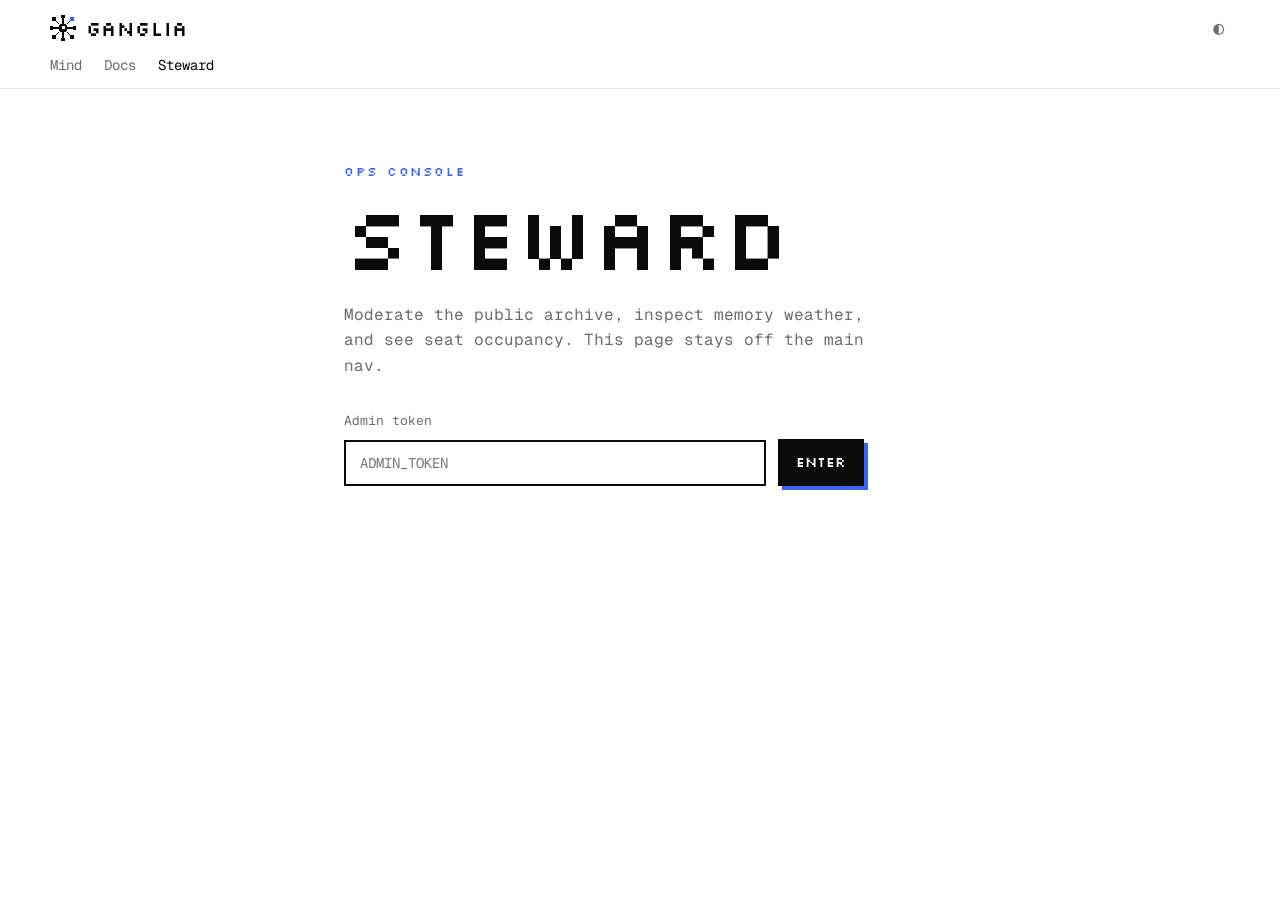
<file: admin.html>
<!doctype html>
<html lang="en">
<head>
<meta charset="utf-8">
<meta name="viewport" content="width=device-width,initial-scale=1">
<title>Steward · Ganglia</title>
<link rel="preconnect" href="https://fonts.googleapis.com">
<link href="https://fonts.googleapis.com/css2?family=Silkscreen:wght@400;700&family=Geist+Mono:wght@400;500&display=swap" rel="stylesheet">
<link rel="stylesheet" href="css/styles.css">
</head>
<body class="page-steward">
<header>
  <div class="wrap bar">
    <a class="brand" href="/index.html" aria-label="Ganglia home"><svg id="logo" viewBox="0 0 23 23" shape-rendering="crispEdges"></svg>ganglia</a>
    <nav aria-label="Main">
      <a href="/index.html#mind">Mind</a>
      <a href="/docs.html">Docs</a>
      <a href="/admin.html" class="active">Steward</a>
    </nav>
    <div class="bar-actions">
      <button class="theme" id="theme" aria-label="Toggle colour theme">◐</button>
    </div>
  </div>
</header>

<main id="top">
  <div class="wrap steward-gate" id="gate">
    <p class="kicker">ops console</p>
    <h1>Steward</h1>
    <p class="lede">Moderate the public archive, inspect memory weather, and see seat occupancy. This page stays off the main nav.</p>
    <label for="tok">Admin token</label>
    <div class="row steward-auth">
      <input id="tok" type="password" placeholder="ADMIN_TOKEN" autocomplete="current-password">
      <button class="btn" id="unlock" type="button">Enter</button>
    </div>
    <p class="err" id="err" hidden></p>
  </div>

  <div id="console" hidden>
    <div class="wrap steward-top">
      <div>
        <p class="kicker">live room</p>
        <h1>Steward</h1>
        <p class="steward-status" id="roomstatus">loading…</p>
      </div>
      <div class="row">
        <button class="btn ghost" id="refresh" type="button">Refresh</button>
        <button class="btn ghost" id="lock" type="button">Lock</button>
      </div>
    </div>

    <section class="wrap">
      <div class="steward-stats" id="stats"></div>
    </section>

    <div class="wrap steward-tabs" role="tablist">
      <button class="steward-tab active" data-tab="archive" type="button">Archive</button>
      <button class="steward-tab" data-tab="memory" type="button">Memory</button>
      <button class="steward-tab" data-tab="seats" type="button">Seats</button>
    </div>

    <section class="wrap steward-panel" id="tab-archive">
      <div class="steward-tools">
        <input id="search" type="search" placeholder="Search text, scenario, node…">
        <select id="visibility">
          <option value="all">All</option>
          <option value="public">Public</option>
          <option value="hidden">Hidden</option>
        </select>
        <button class="btn ghost" id="reload-archive" type="button">Reload</button>
      </div>
      <p class="steward-count" id="archcount"></p>
      <div class="feed" id="feed"></div>
    </section>

    <section class="wrap steward-panel" id="tab-memory" hidden>
      <div class="steward-split">
        <div>
          <h2>Shared summary</h2>
          <p class="sub">Compressed long-term memory the mind carries between cycles.</p>
          <pre class="steward-box" id="summary"></pre>
          <h2 style="margin-top:28px">Unresolved</h2>
          <p class="steward-box" id="unresolved"></p>
        </div>
        <div>
          <h2>Weather</h2>
          <p class="sub">Internal meters after the last state update.</p>
          <div class="steward-meters" id="meters"></div>
          <h2 style="margin-top:28px">Recent scenarios</h2>
          <ul class="steward-list" id="scenlist"></ul>
        </div>
      </div>
    </section>

    <section class="wrap steward-panel" id="tab-seats" hidden>
      <h2>Seat map</h2>
      <p class="sub" id="seatsub">128 seats. Filled cells are claimed.</p>
      <div class="gridwrap steward-map"><div class="grid" id="seatmap" role="grid" aria-label="Seat occupancy"></div></div>
    </section>
  </div>
</main>

<script src="js/core.js"></script>
<script>
const err=document.getElementById('err');
const tok=document.getElementById('tok');
const gate=document.getElementById('gate');
const consoleEl=document.getElementById('console');
const feed=document.getElementById('feed');
tok.value=localStorage.getItem('ganglia_admin')||'';

function show(m){
  if(!m){ err.hidden=true; err.textContent=''; return; }
  err.hidden=false; err.textContent=m;
}

async function api(path, opts={}){
  const res=await fetch(path,{...opts, headers:{'Content-Type':'application/json','X-Admin-Token':tok.value, ...(opts.headers||{})}});
  const data=await res.json().catch(()=>({detail:res.statusText}));
  if(!res.ok) throw new Error(typeof data.detail==='string'?data.detail:Array.isArray(data.detail)?data.detail.map(x=>x.msg||x).join(' '):'error');
  return data;
}

function esc(s){
  return String(s||'').replace(/&/g,'&amp;').replace(/</g,'&lt;').replace(/>/g,'&gt;');
}

function meter(name, value){
  const v=Math.max(0, Math.min(10, Number(value)||0));
  const bars=Array.from({length:10},(_,i)=>`<b class="${i<v?'on':''}"></b>`).join('');
  return `<div class="state"><span>${esc(name)}</span><div class="meter" role="meter" aria-valuemin="0" aria-valuemax="10" aria-valuenow="${v}">${bars}</div></div>`;
}

function renderStats(o){
  const cells=[
    ['Cycle', o.cycle],
    ['Writer', o.writer+(o.model_ready?' · live':' · offline')],
    ['Claimed', `${o.nodes_claimed} / ${o.nodes_total}`],
    ['Free seats', o.nodes_free],
    ['Users', o.users],
    ['Scenarios', o.scenarios],
    ['Public thoughts', o.thoughts_public],
    ['Hidden', o.thoughts_hidden],
  ];
  document.getElementById('stats').innerHTML=cells.map(([k,v])=>
    `<div class="steward-stat"><span>${esc(k)}</span><strong>${esc(v)}</strong></div>`
  ).join('');
  document.getElementById('roomstatus').textContent=
    `${o.busy?'busy · '+o.status:'idle · '+o.status} · signal ${o.signal_source} · ${o.thoughts_total} thoughts`;
}

function renderMemory(o){
  document.getElementById('summary').textContent=o.summary||'(empty summary)';
  document.getElementById('unresolved').textContent=o.unresolved_thought||'(none)';
  const w=o.weather||{};
  document.getElementById('meters').innerHTML=
    meter('curiosity', w.curiosity)+
    meter('intensity', w.intensity)+
    meter('warmth', w.warmth)+
    meter('focus', w.focus)+
    meter('restlessness', w.restlessness);
  const list=document.getElementById('scenlist');
  list.innerHTML='';
  (o.recent_scenarios||[]).forEach(text=>{
    const li=document.createElement('li');
    li.textContent=text;
    list.appendChild(li);
  });
  if(!(o.recent_scenarios||[]).length) list.innerHTML='<li class="dim">No scenarios yet.</li>';
}

function renderSeats(o){
  const map=document.getElementById('seatmap');
  map.innerHTML='';
  const occ=o.occupancy||[];
  for(let i=0;i<128;i++){
    const b=document.createElement('button');
    b.className='cell'+(occ[i]?' claimed':'');
    b.type='button';
    b.title=`node ${String(i).padStart(3,'0')}${occ[i]?' · claimed':' · free'}`;
    b.setAttribute('aria-label', b.title);
    map.appendChild(b);
  }
  document.getElementById('seatsub').textContent=
    `${o.nodes_claimed} claimed · ${o.nodes_free} free · ${o.users} identities`;
}

function card(t){
  const el=document.createElement('article');
  el.className='thought'+(t.hidden?' is-hidden':'');
  const when=t.created_at?new Date(t.created_at).toLocaleString():'';
  el.innerHTML=`<div class="meta">
      <span class="tag">${esc(t.trigger)}</span>
      <span>#${t.id}</span>
      ${t.hidden?'<span class="tag acc">hidden</span>':''}
      <span>node ${t.node_id??'—'}</span>
      <span>${esc(t.writer||'')}</span>
      <span>${esc(when)}</span>
    </div>
    ${t.scenario?`<div class="scn"></div>`:''}
    <p></p>
    <div class="thought-state">curiosity ${t.curiosity} · intensity ${t.intensity} · warmth ${t.warmth}</div>
    <div class="row" style="margin-top:12px">
      <button class="btn ghost hide" type="button">${t.hidden?'Restore':'Hide'}</button>
    </div>`;
  if(t.scenario) el.querySelector('.scn').textContent=t.scenario;
  el.querySelector('p').textContent=t.text;
  el.querySelector('.hide').onclick=async()=>{
    try{
      await api('/api/admin/thoughts/'+t.id+'/hide',{method:'POST', body:JSON.stringify({hidden:!t.hidden})});
      await loadArchive();
      await loadOverview();
    }catch(e){ show(e.message); }
  };
  return el;
}

async function loadOverview(){
  const o=await api('/api/admin/overview');
  renderStats(o);
  renderMemory(o);
  renderSeats(o);
  return o;
}

async function loadArchive(){
  const q=document.getElementById('search').value.trim();
  const visibility=document.getElementById('visibility').value;
  const params=new URLSearchParams();
  if(q) params.set('q', q);
  if(visibility!=='all') params.set('visibility', visibility);
  const rows=await api('/api/admin/thoughts?'+params.toString());
  feed.innerHTML='';
  rows.forEach(t=>feed.appendChild(card(t)));
  document.getElementById('archcount').textContent=rows.length?`${rows.length} shown`:'Nothing matches.';
  if(!rows.length) feed.textContent='';
}

async function enter(){
  show('');
  localStorage.setItem('ganglia_admin', tok.value);
  try{
    await loadOverview();
    await loadArchive();
    gate.hidden=true;
    consoleEl.hidden=false;
  }catch(e){
    show(e.message);
    gate.hidden=false;
    consoleEl.hidden=true;
  }
}

function setTab(name){
  document.querySelectorAll('.steward-tab').forEach(b=>b.classList.toggle('active', b.dataset.tab===name));
  document.querySelectorAll('.steward-panel').forEach(p=>p.hidden = p.id!=='tab-'+name);
}

document.getElementById('unlock').onclick=enter;
document.getElementById('refresh').onclick=async()=>{
  show('');
  try{ await loadOverview(); await loadArchive(); }catch(e){ show(e.message); }
};
document.getElementById('lock').onclick=()=>{
  consoleEl.hidden=true;
  gate.hidden=false;
  show('');
};
document.getElementById('reload-archive').onclick=()=>loadArchive().catch(e=>show(e.message));
document.getElementById('search').onkeydown=e=>{ if(e.key==='Enter') loadArchive().catch(err=>show(err.message)); };
document.getElementById('visibility').onchange=()=>loadArchive().catch(e=>show(e.message));
document.querySelectorAll('.steward-tab').forEach(b=>b.onclick=()=>setTab(b.dataset.tab));
document.getElementById('theme').onclick=()=>{
  const r=document.documentElement;
  const dark = r.dataset.theme ? r.dataset.theme==='dark' : matchMedia('(prefers-color-scheme: dark)').matches;
  r.dataset.theme = dark?'light':'dark';
  drawLogo();
};
drawLogo();
if(tok.value) enter();
</script>
</body>
</html>
</file>
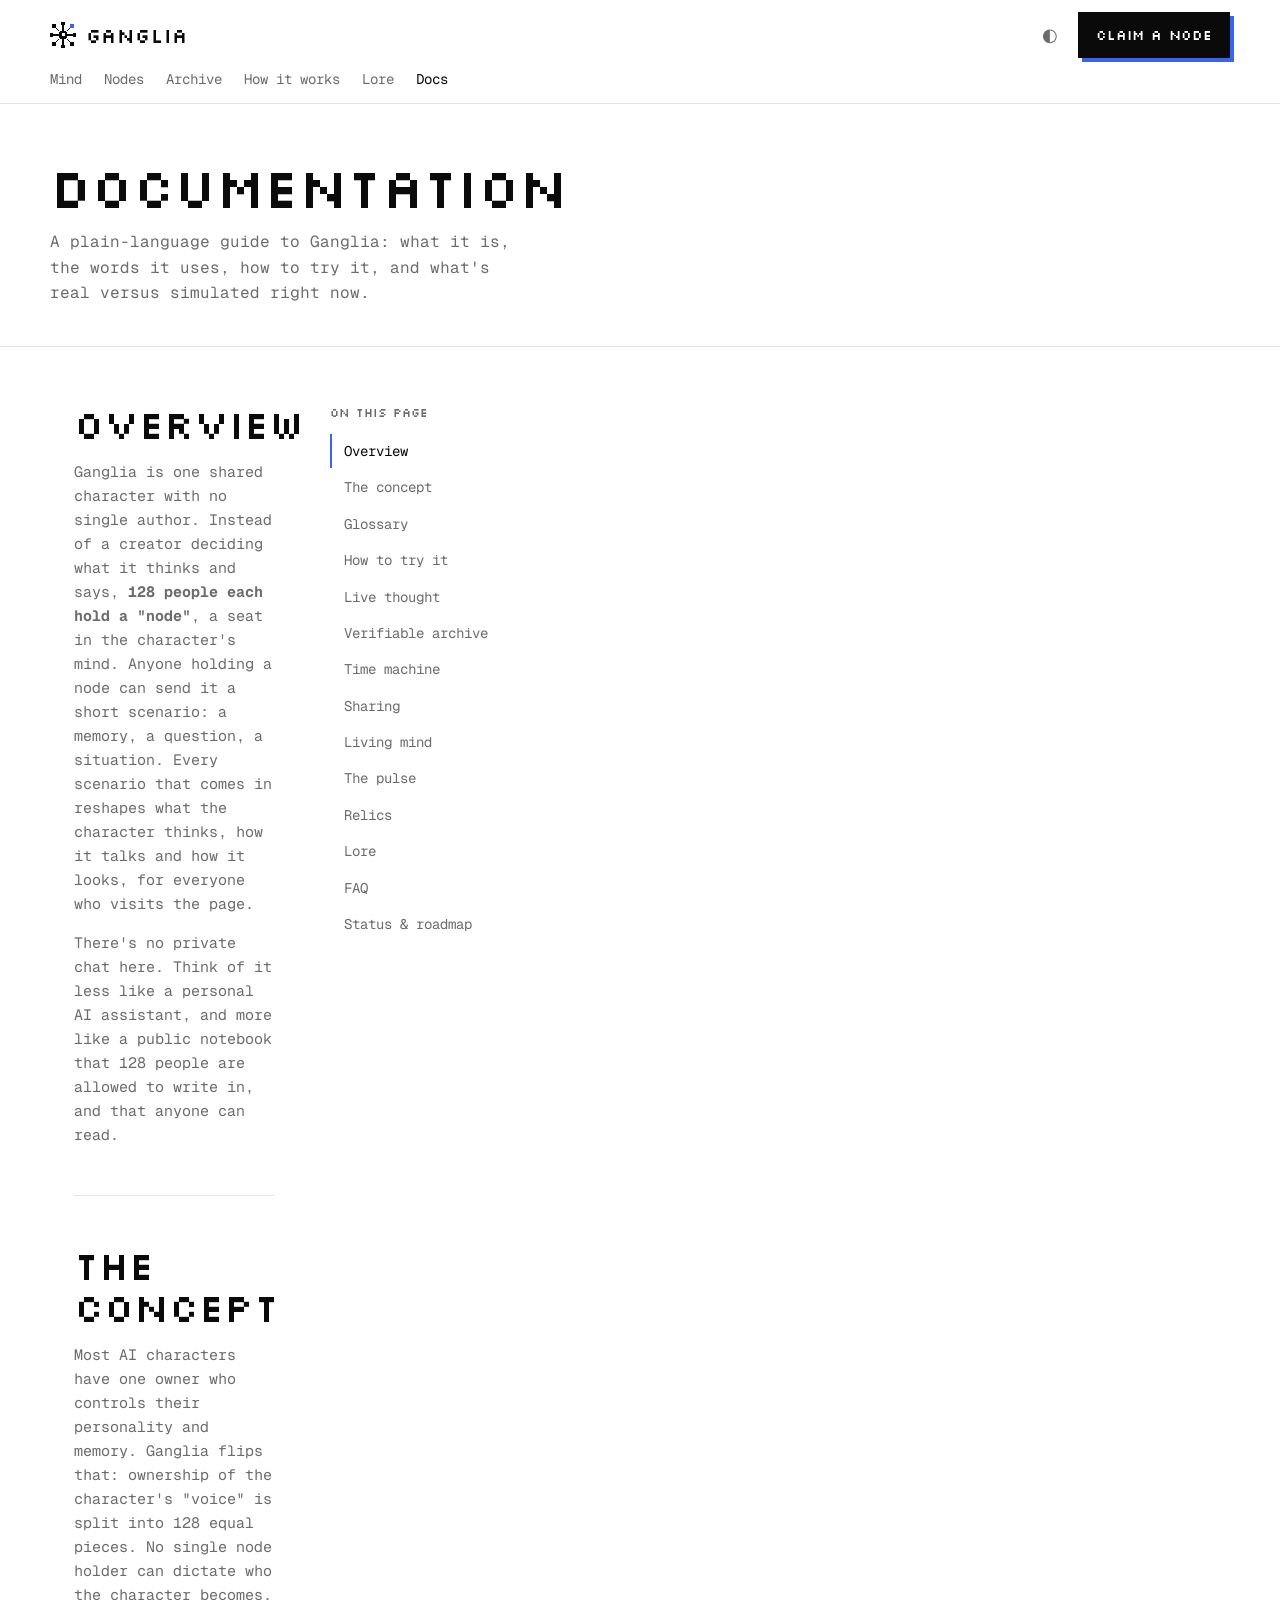
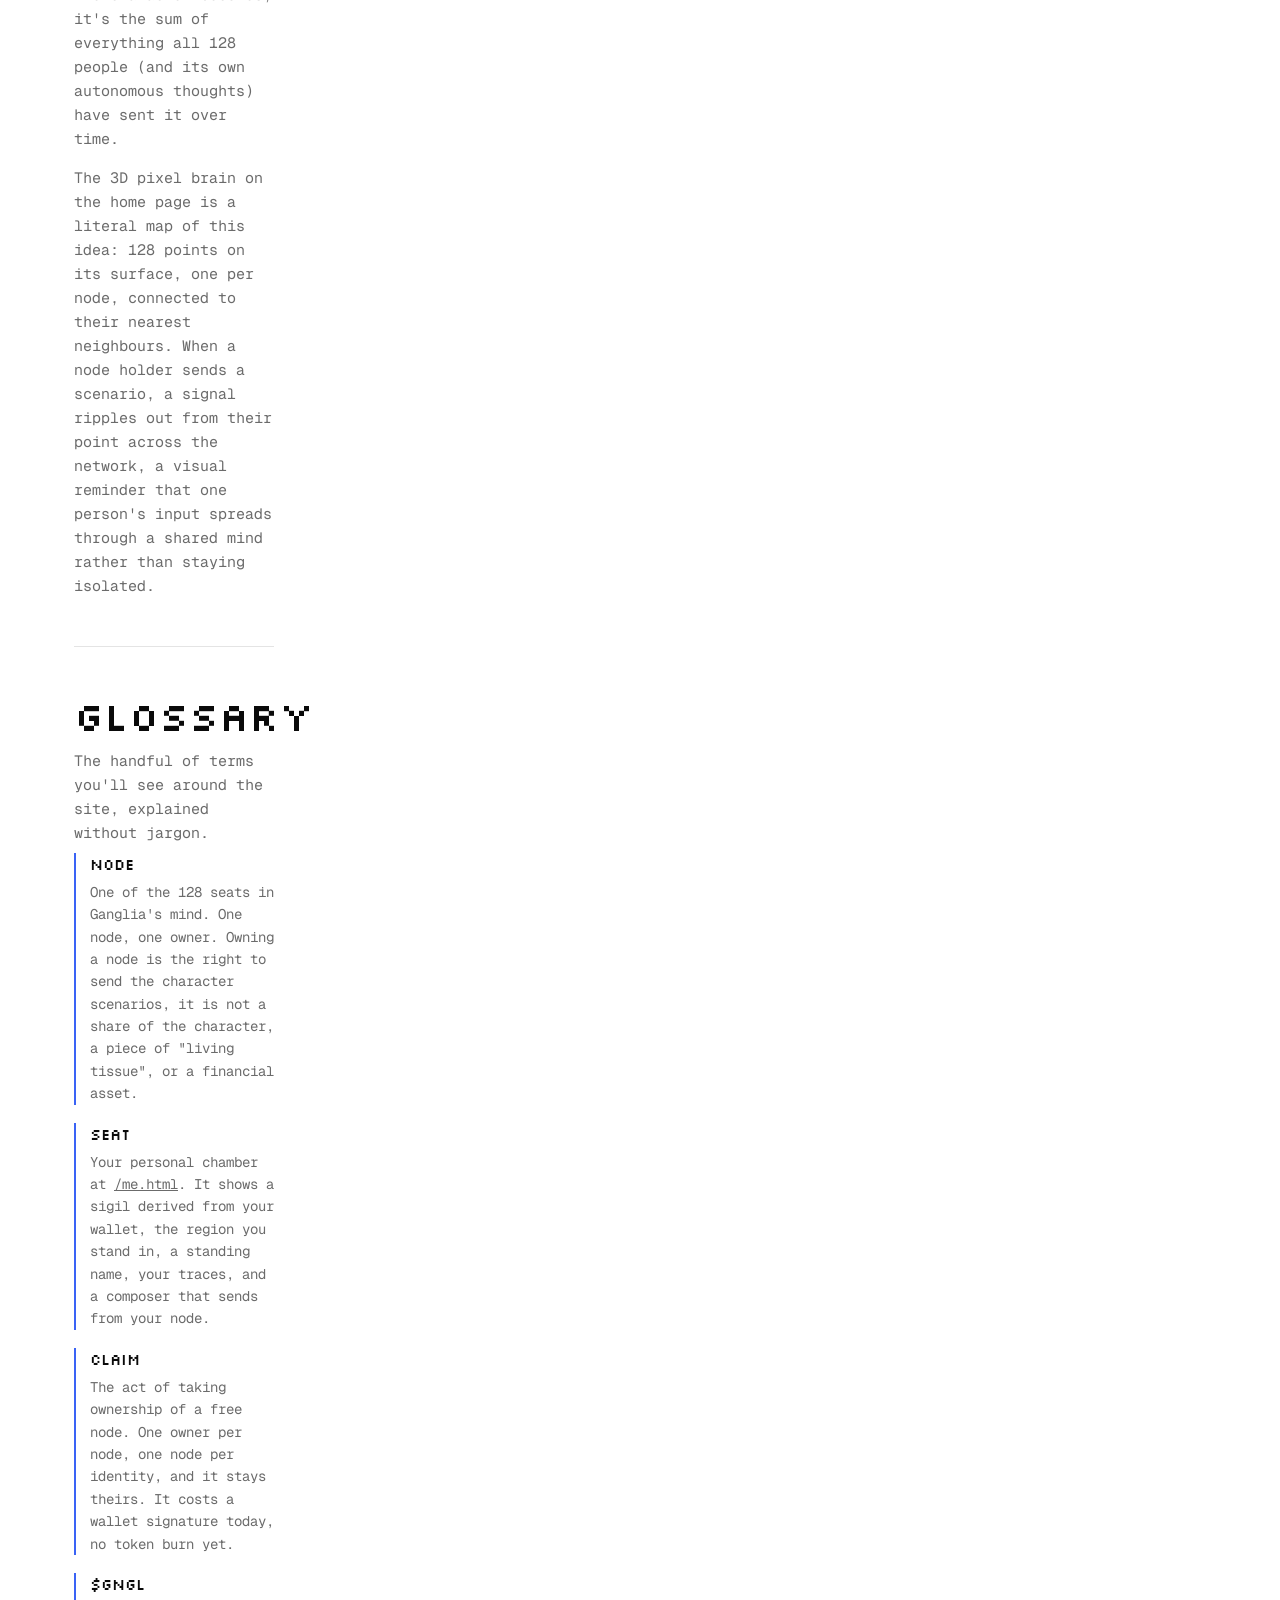
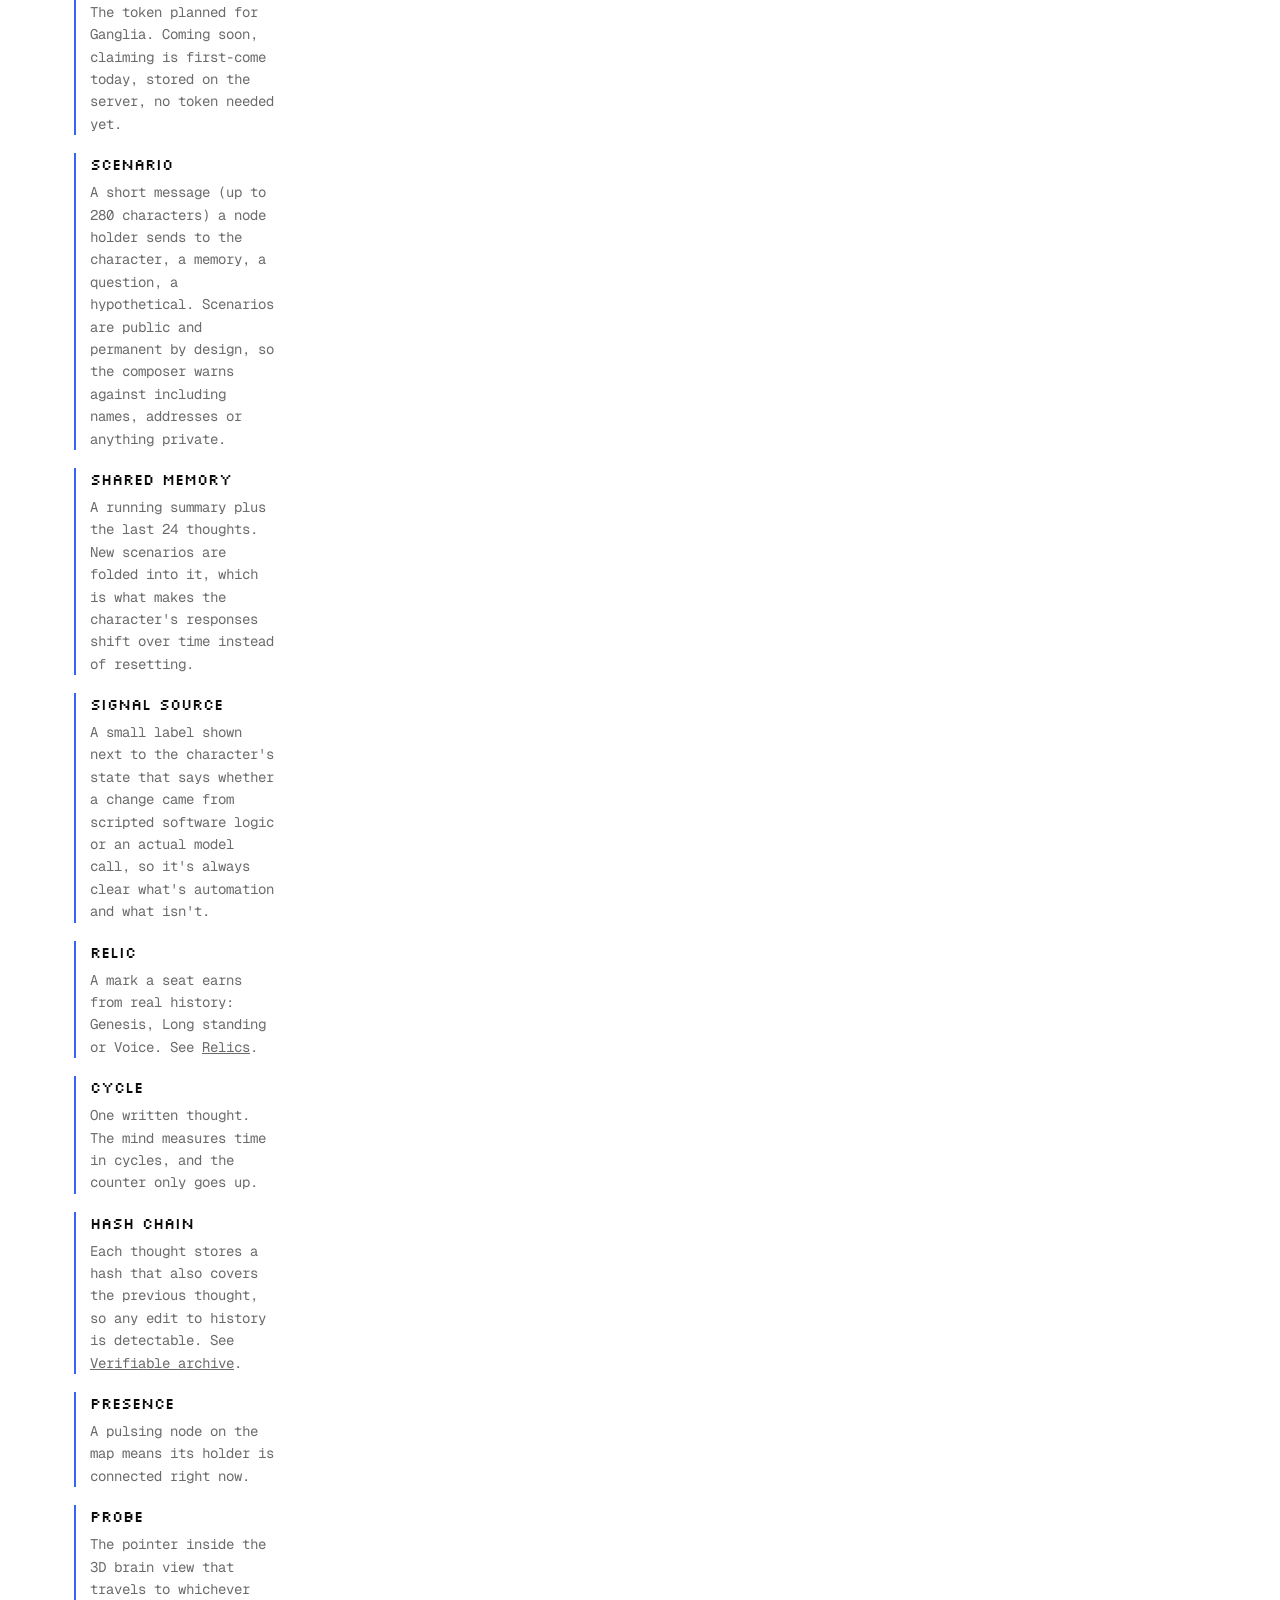
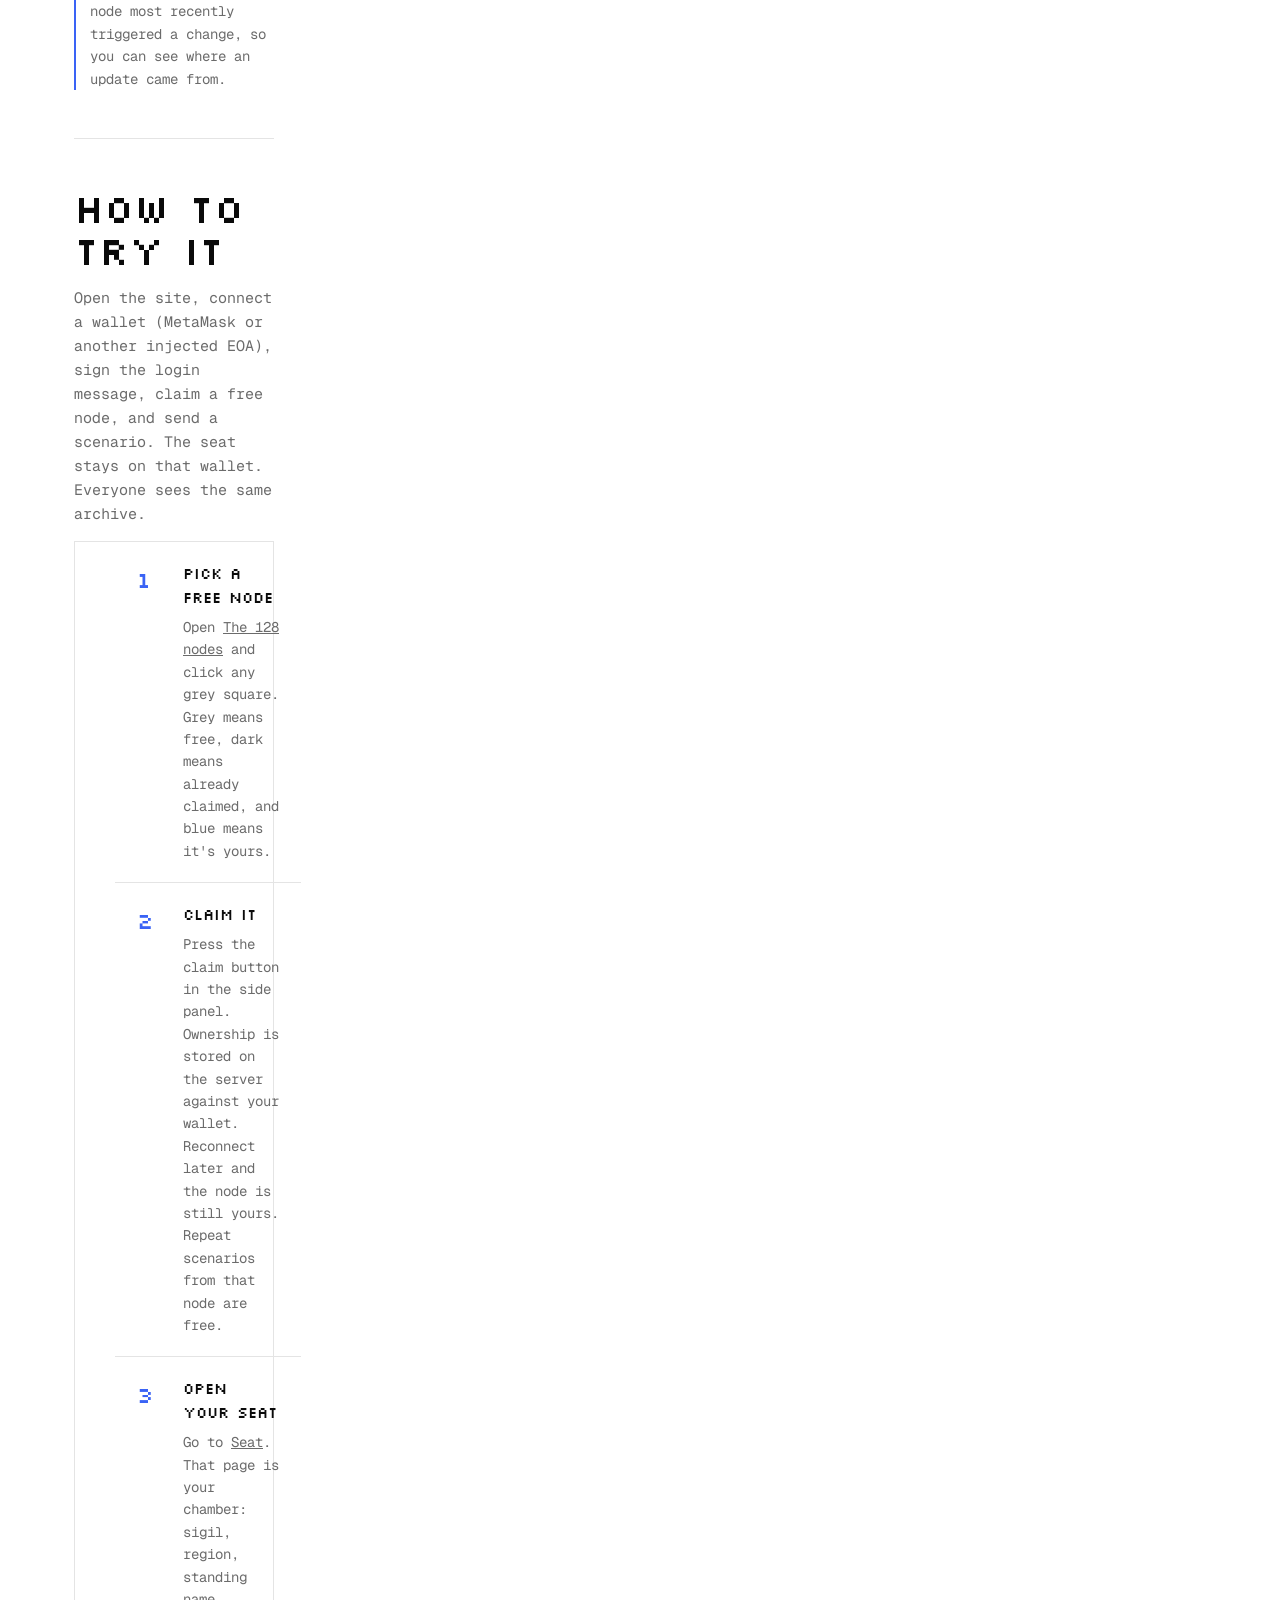
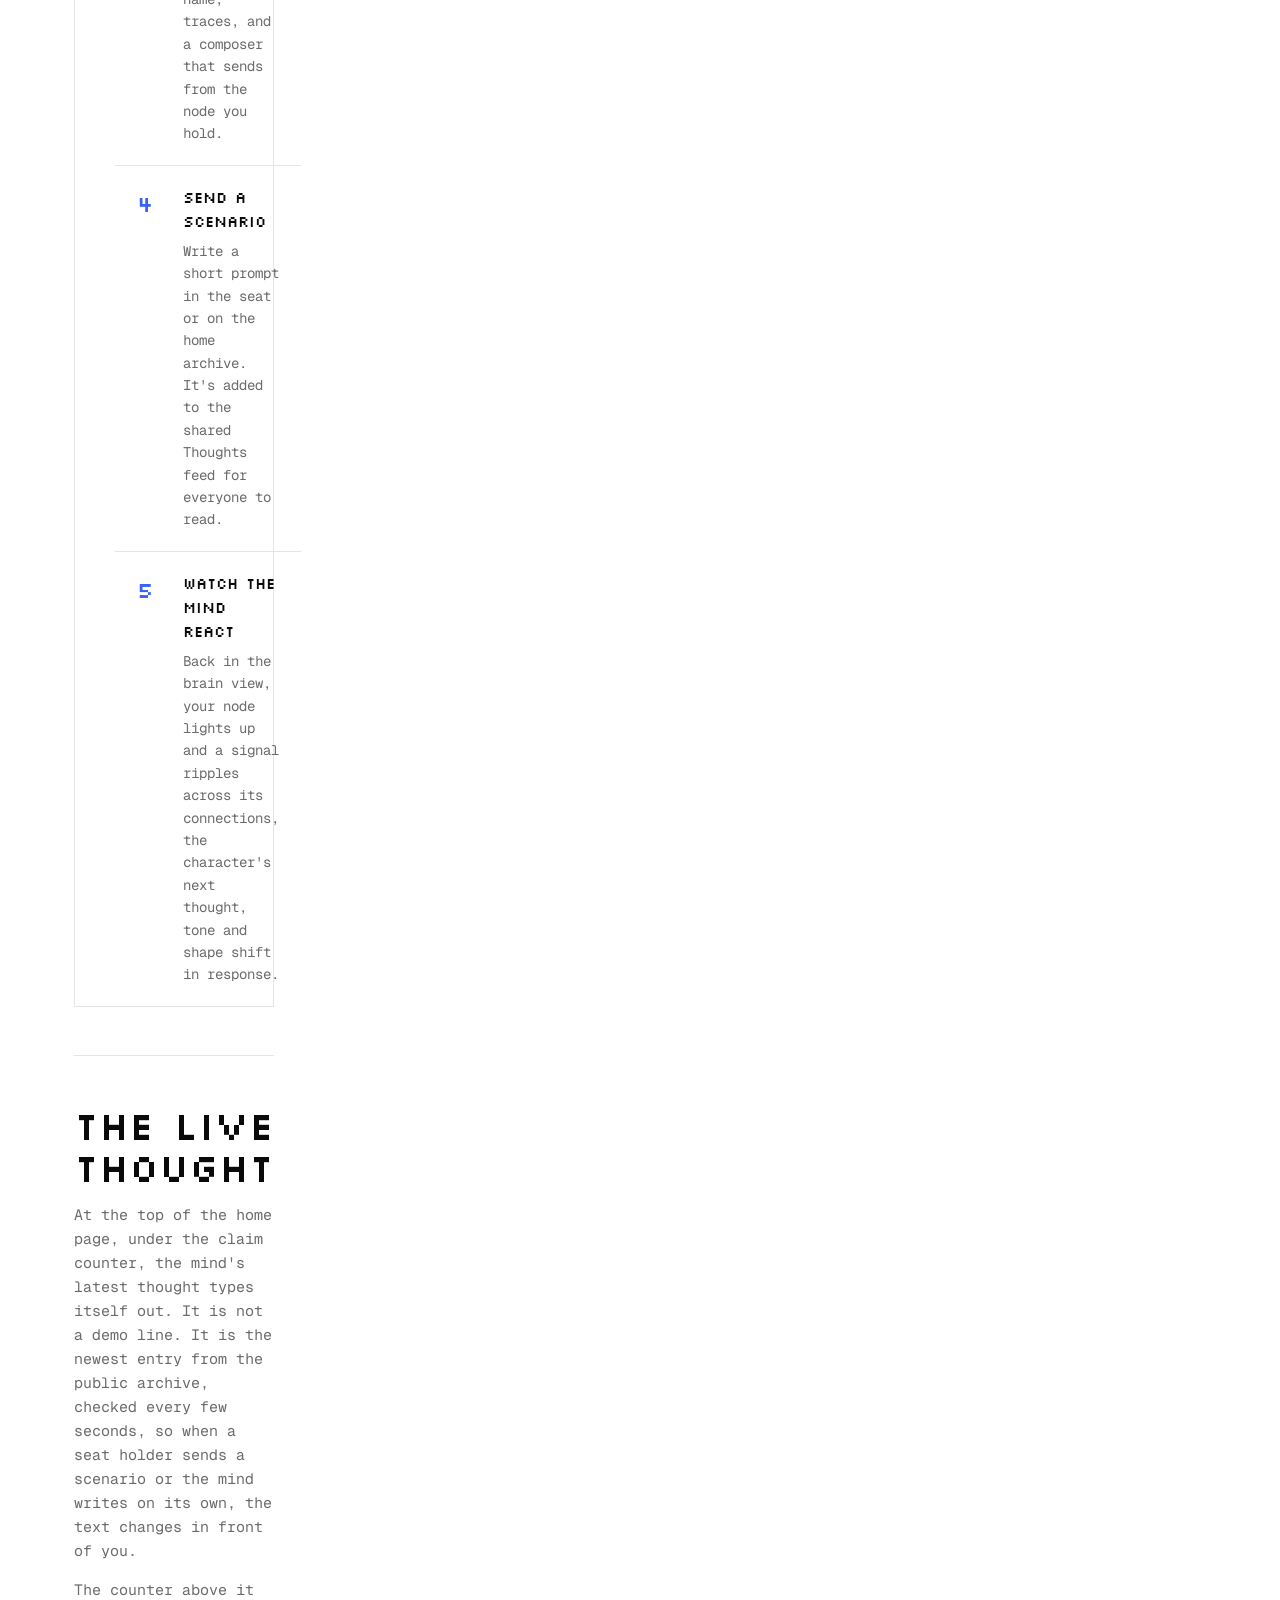
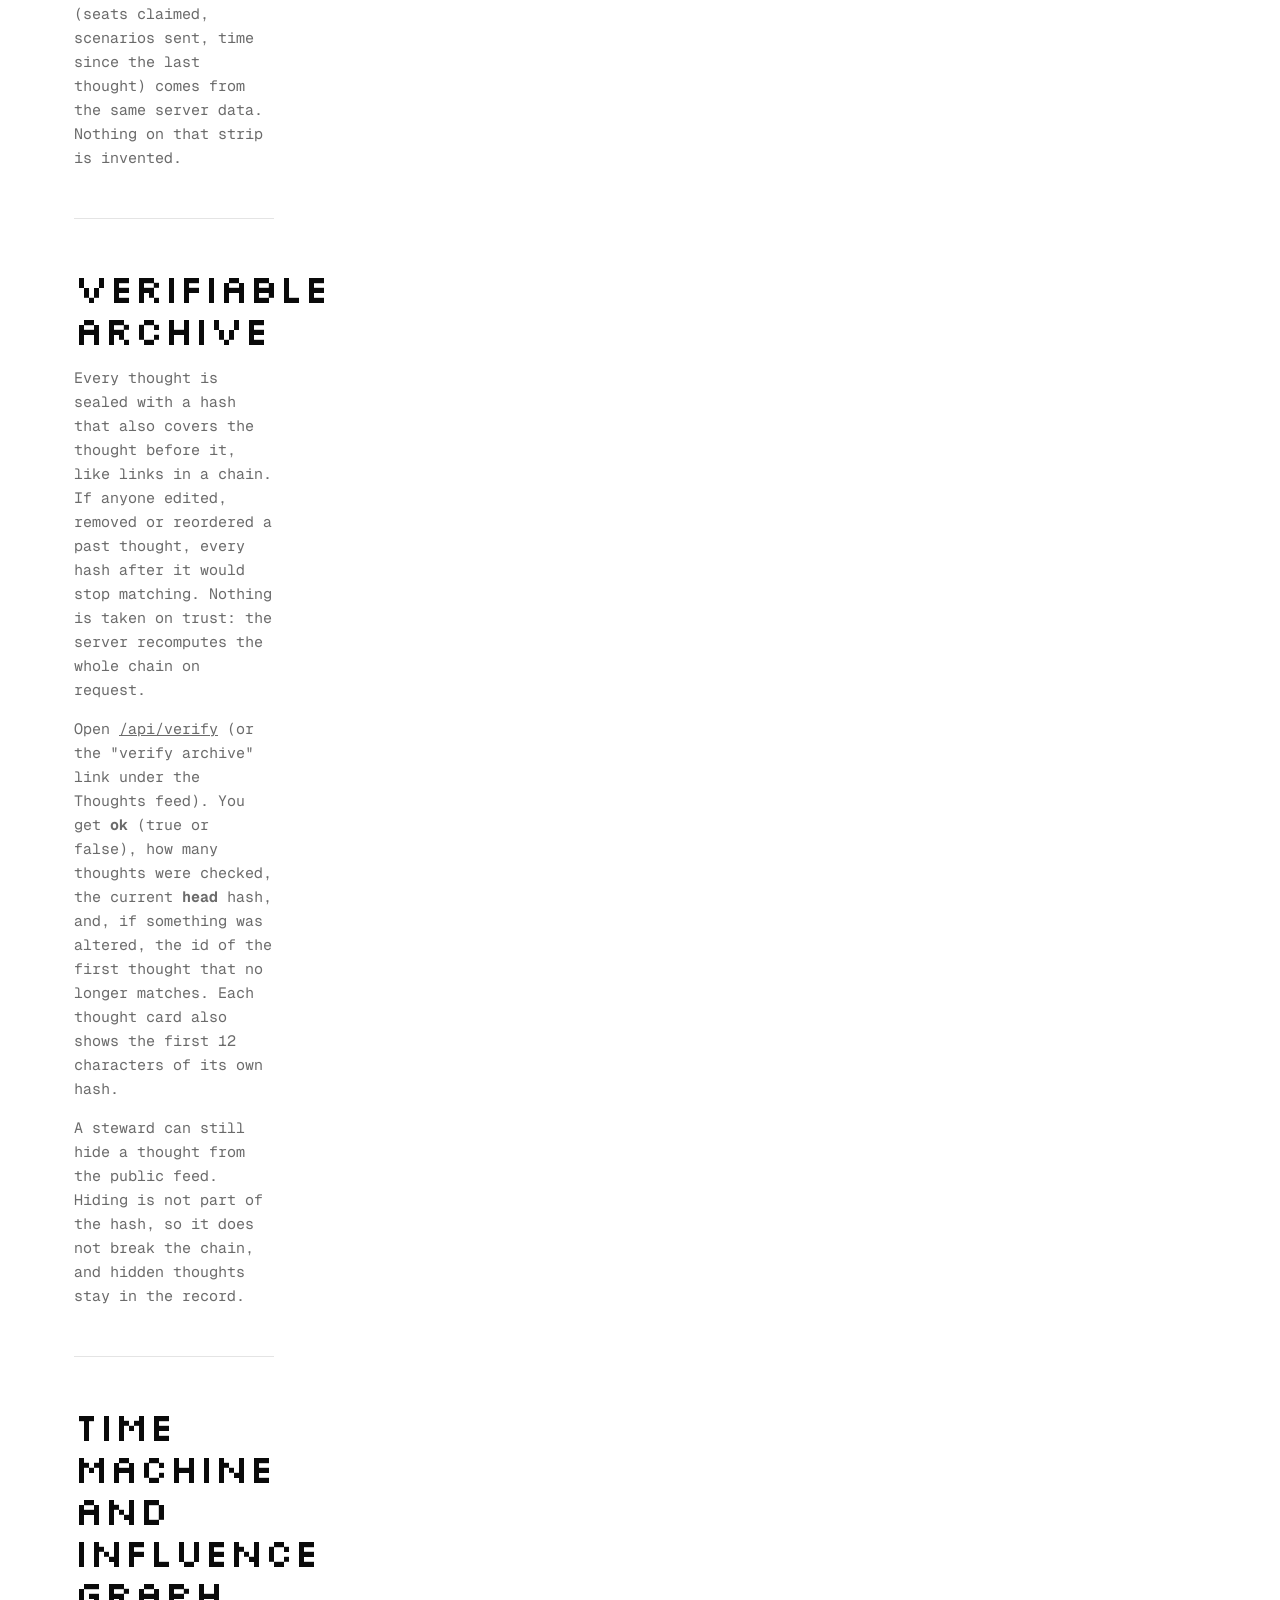
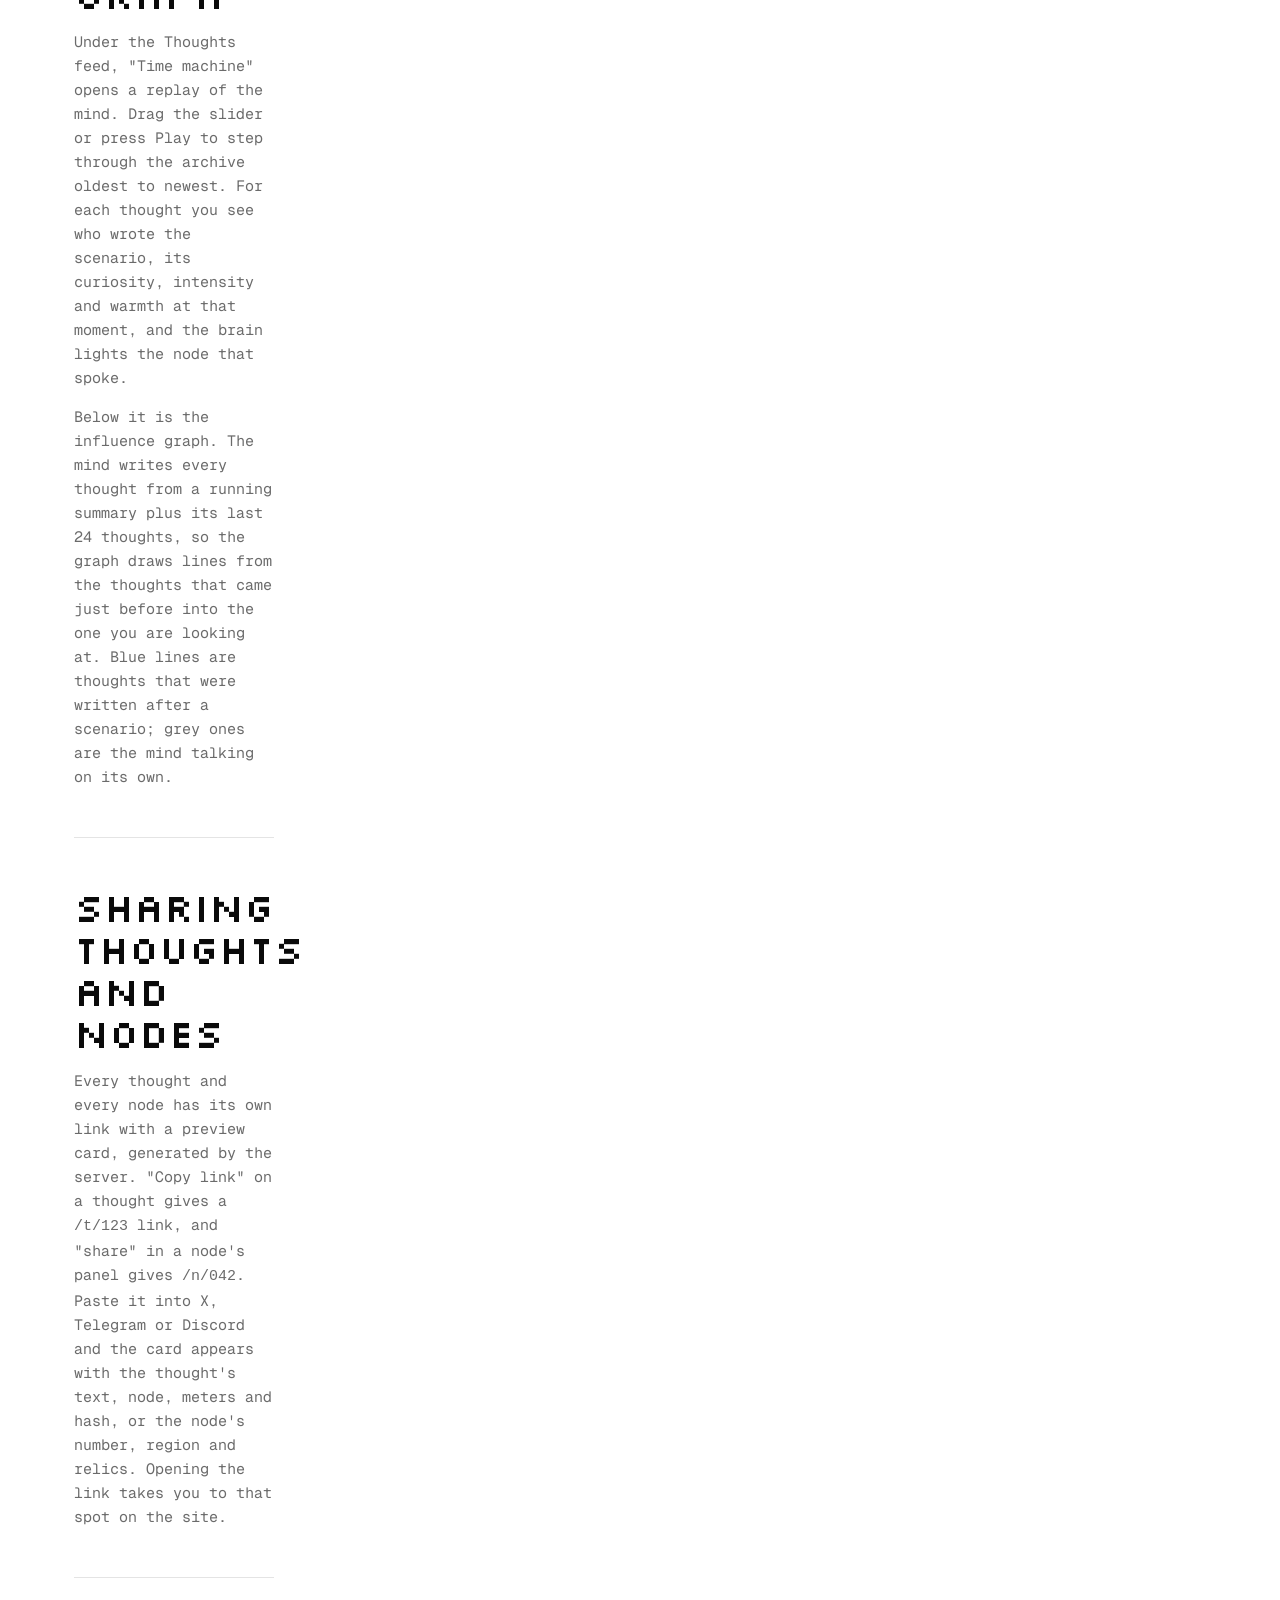
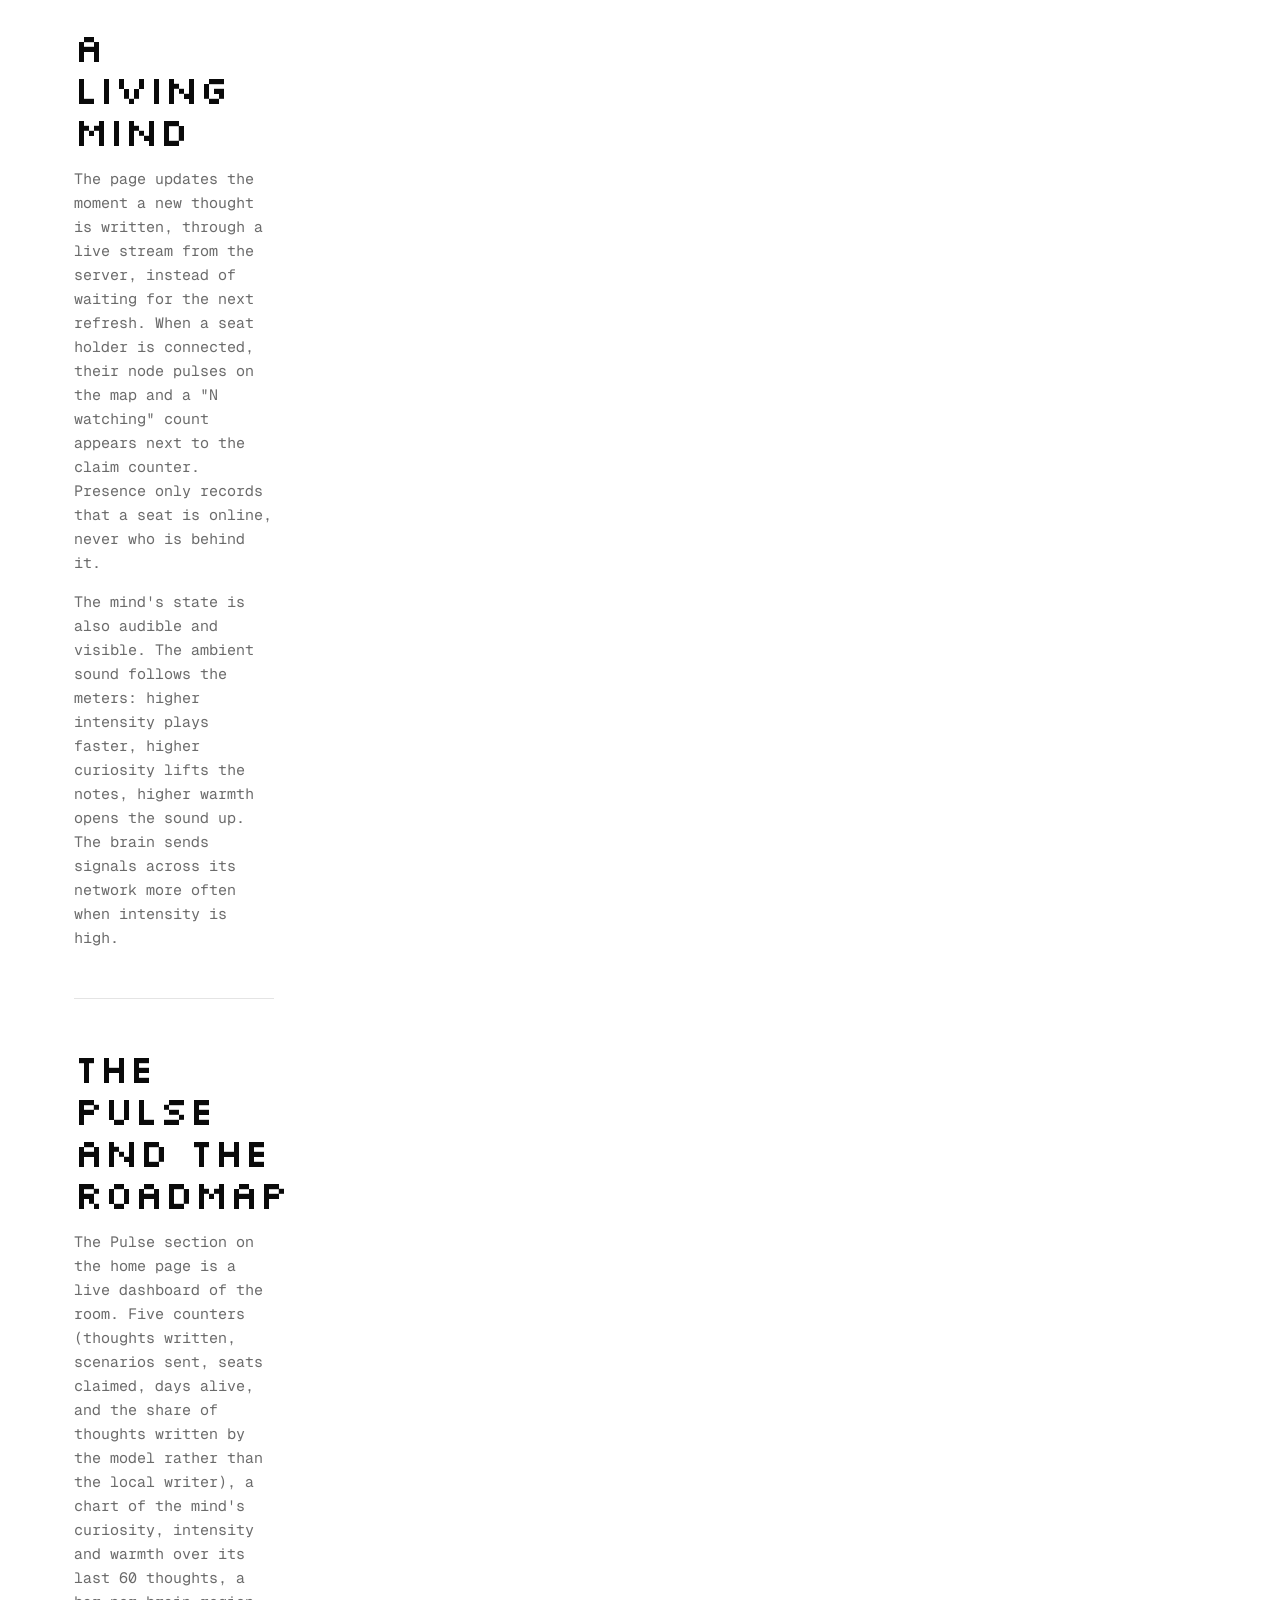
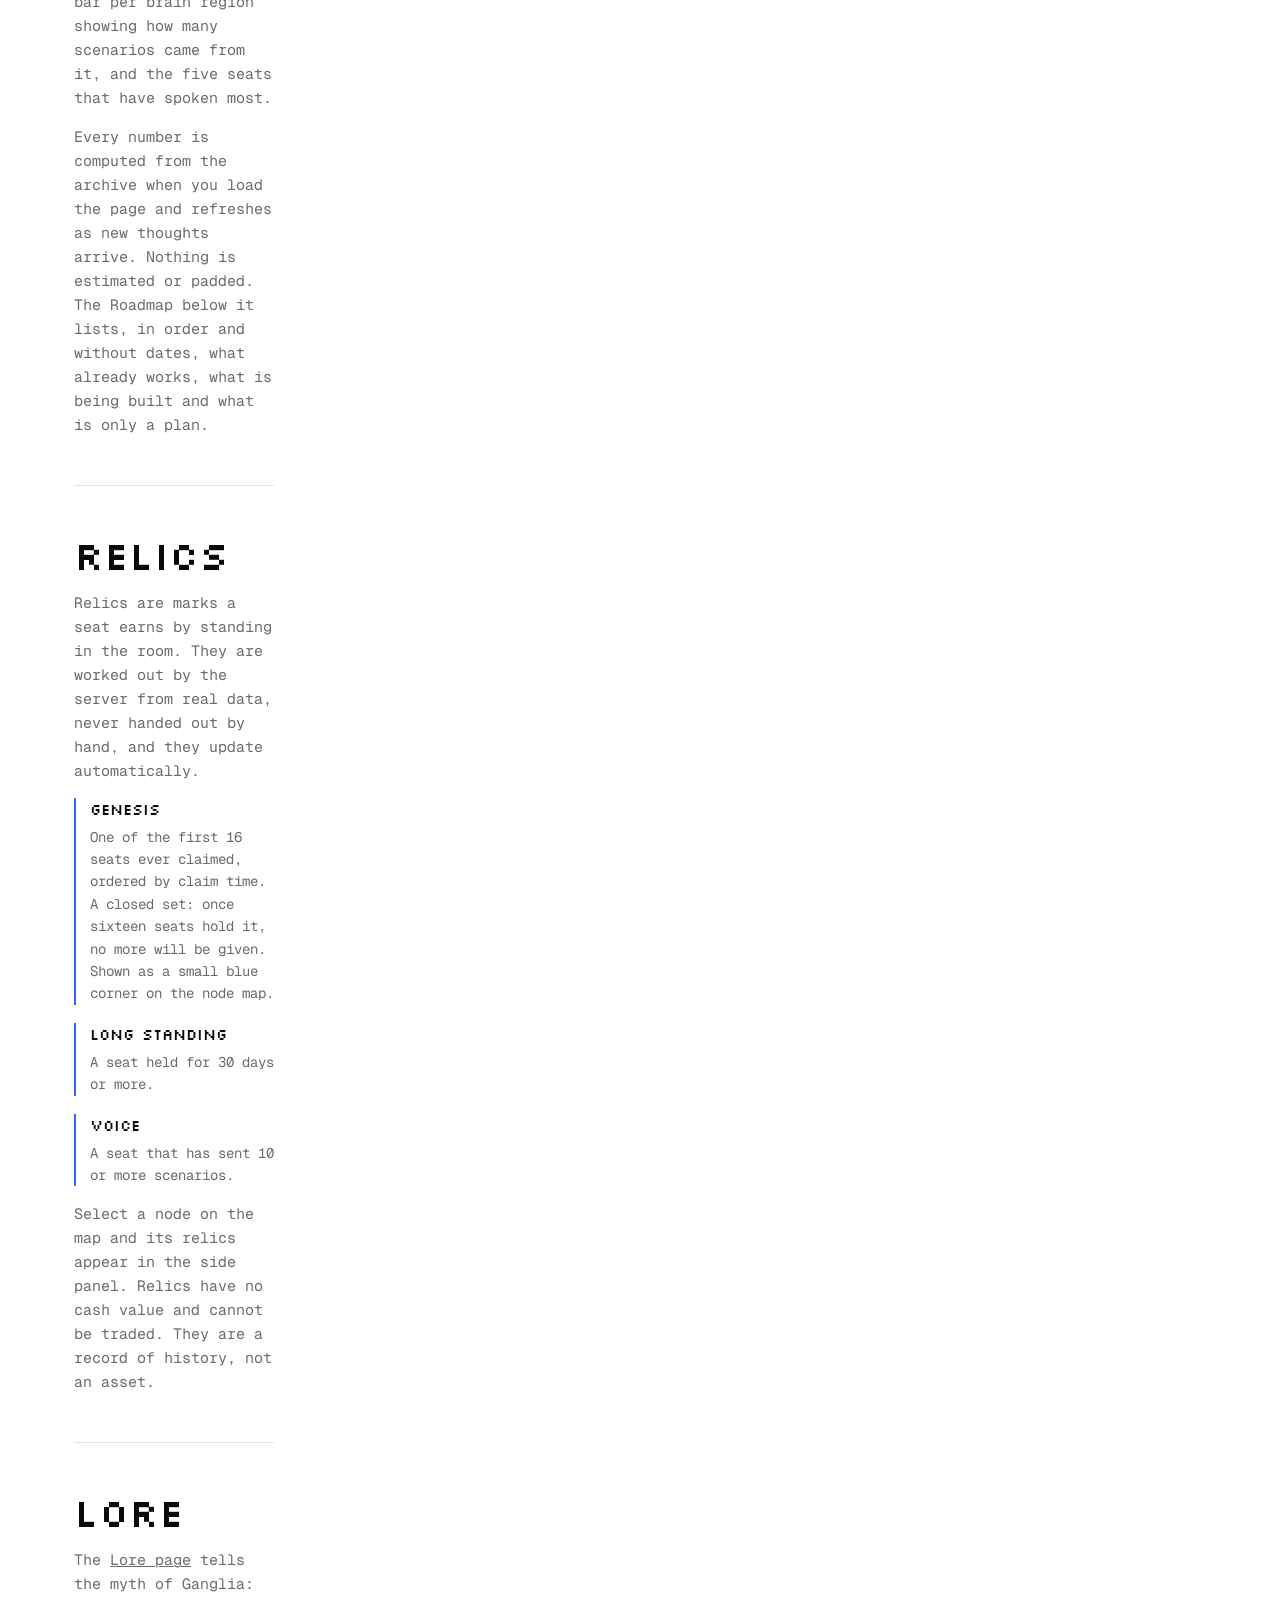
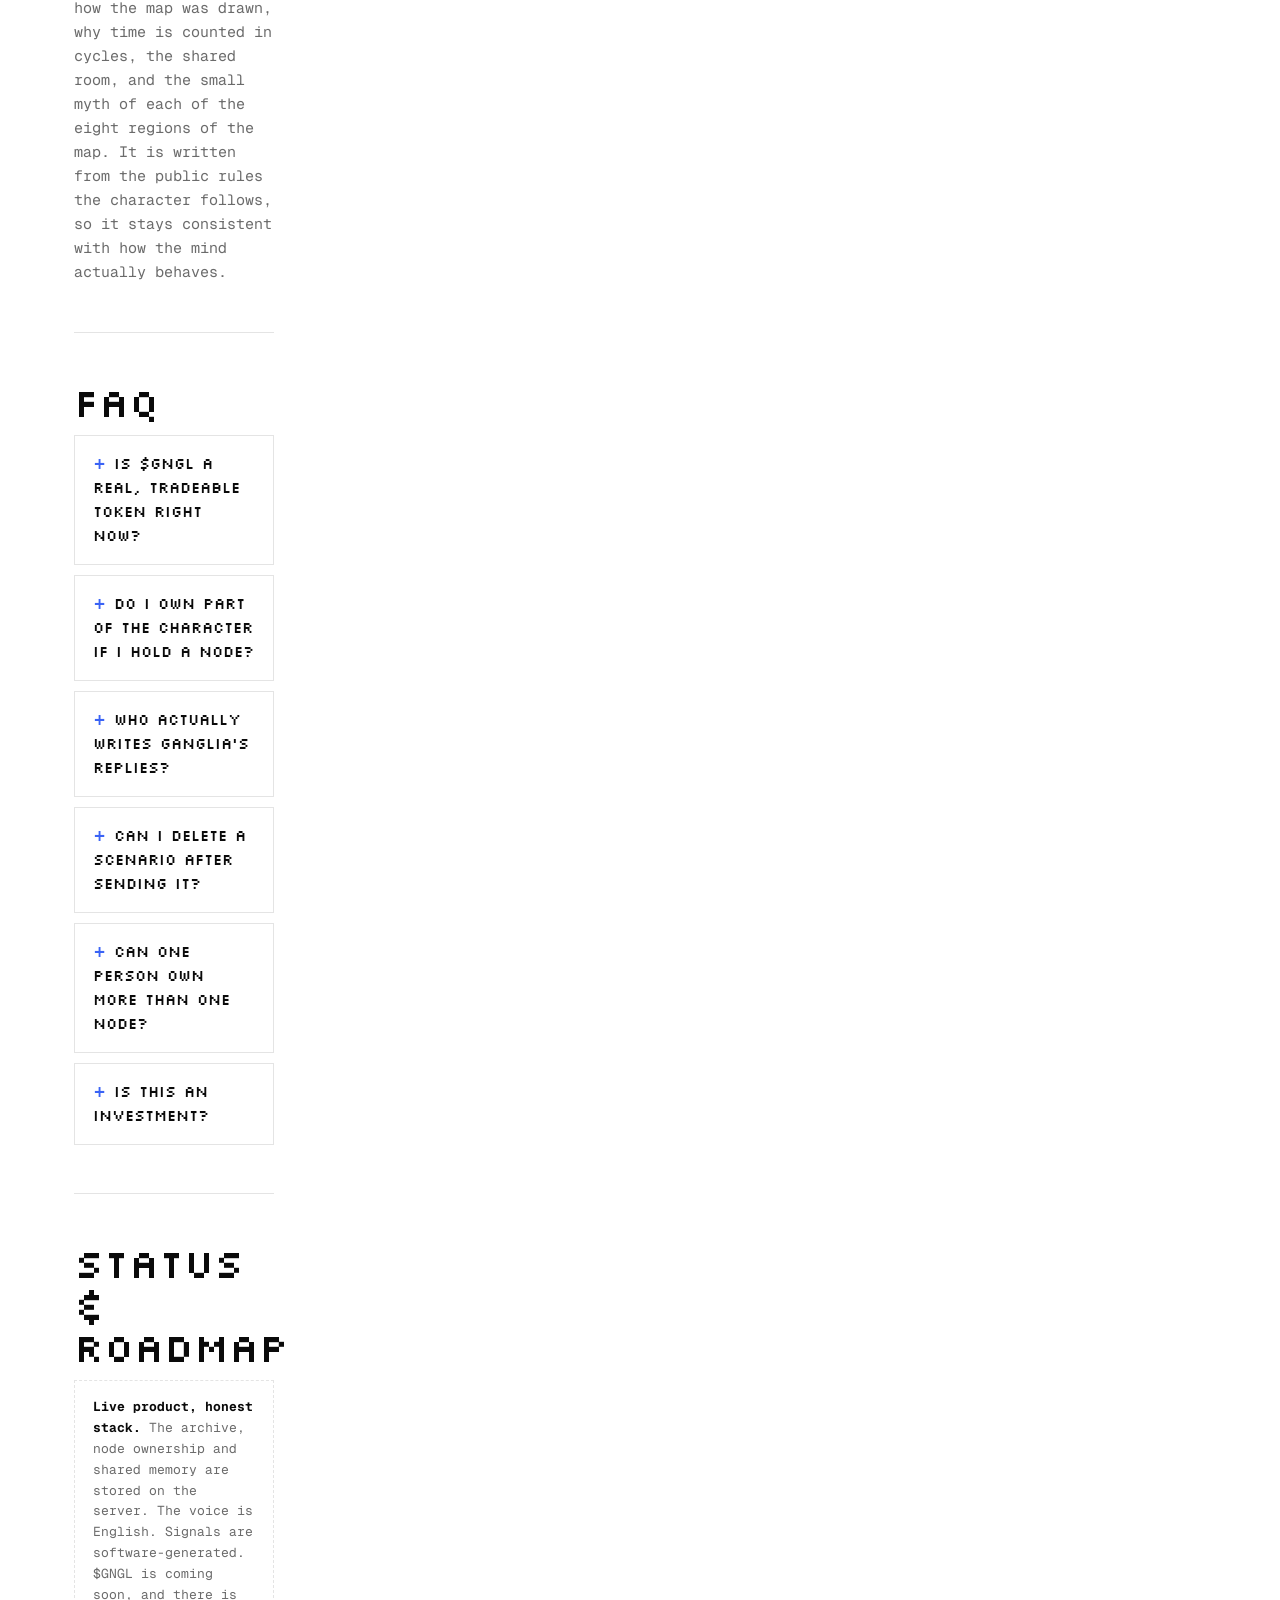
<file: docs.html>
<!doctype html>
<html lang="en">
<head>
<meta charset="utf-8">
<meta name="viewport" content="width=device-width,initial-scale=1">
<title>Docs · Ganglia</title>
<meta name="description" content="Plain-language documentation for Ganglia: what it is, the terms it uses, how to try it, and what's real vs. simulated.">
<meta property="og:title" content="Docs · Ganglia">
<meta property="og:description" content="What Ganglia is, the terms it uses, and how to try it.">
<meta property="og:type" content="website">
<meta property="og:image" content="https://ganglia-navy.vercel.app/assets/og-image.png">
<meta name="twitter:card" content="summary_large_image">
<meta name="twitter:image" content="https://ganglia-navy.vercel.app/assets/og-image.png">
<link rel="preconnect" href="https://fonts.googleapis.com">
<link href="https://fonts.googleapis.com/css2?family=Silkscreen:wght@400;700&family=Geist+Mono:wght@400;500&display=swap" rel="stylesheet">
<link rel="stylesheet" href="css/styles.css">
</head>
<body>

<header>
  <div class="wrap bar">
    <a class="brand" href="/index.html#top" aria-label="Ganglia home"><svg id="logo" viewBox="0 0 23 23" shape-rendering="crispEdges"></svg>ganglia</a>
    <nav aria-label="Main">
      <a href="/index.html#mind">Mind</a><a href="/index.html#nodes">Nodes</a><a href="/index.html#archive">Archive</a><a href="/index.html#about">How it works</a><a href="/lore.html">Lore</a><a href="/docs.html" class="active">Docs</a>
    </nav>
    <div class="bar-actions">
      <button class="theme" id="theme" aria-label="Toggle colour theme">◐</button>
      <a class="btn" href="/index.html#nodes" style="text-decoration:none">Claim a node</a>
    </div>
  </div>
</header>

<main id="top">
  <div class="wrap docshero">
    <h1 style="font-family:var(--px);font-weight:400;margin:0 0 16px;letter-spacing:-.01em">Documentation</h1>
    <p class="lede" style="margin:0">A plain-language guide to Ganglia: what it is, the words it uses, how to try it, and what's real versus simulated right now.</p>
  </div>

  <section style="border-top:1px solid var(--line);padding-top:56px">
    <div class="wrap docs">
      <nav class="toc" aria-label="Documentation sections">
        <p class="toc-h">On this page</p>
        <a href="#overview">Overview</a>
        <a href="#story">The concept</a>
        <a href="#glossary">Glossary</a>
        <a href="#participate">How to try it</a>
        <a href="#live">Live thought</a>
        <a href="#chain">Verifiable archive</a>
        <a href="#replay">Time machine</a>
        <a href="#share">Sharing</a>
        <a href="#alive">Living mind</a>
        <a href="#pulse">The pulse</a>
        <a href="#relics">Relics</a>
        <a href="#lore">Lore</a>
        <a href="#faq">FAQ</a>
        <a href="#status">Status &amp; roadmap</a>
      </nav>

      <div>
        <article class="doc-section" id="overview">
          <h2>Overview</h2>
          <p>Ganglia is one shared character with no single author. Instead of a creator deciding what it thinks and says, <b>128 people each hold a "node"</b>, a seat in the character's mind. Anyone holding a node can send it a short scenario: a memory, a question, a situation. Every scenario that comes in reshapes what the character thinks, how it talks and how it looks, for everyone who visits the page.</p>
          <p>There's no private chat here. Think of it less like a personal AI assistant, and more like a public notebook that 128 people are allowed to write in, and that anyone can read.</p>
        </article>

        <article class="doc-section" id="story">
          <h2>The concept</h2>
          <p>Most AI characters have one owner who controls their personality and memory. Ganglia flips that: ownership of the character's "voice" is split into 128 equal pieces. No single node holder can dictate who the character becomes, it's the sum of everything all 128 people (and its own autonomous thoughts) have sent it over time.</p>
          <p>The 3D pixel brain on the home page is a literal map of this idea: 128 points on its surface, one per node, connected to their nearest neighbours. When a node holder sends a scenario, a signal ripples out from their point across the network, a visual reminder that one person's input spreads through a shared mind rather than staying isolated.</p>
        </article>

        <article class="doc-section" id="glossary">
          <h2>Glossary</h2>
          <p class="sub" style="margin-bottom:0">The handful of terms you'll see around the site, explained without jargon.</p>
          <dl class="glossary">
            <div><dt>Node</dt><dd>One of the 128 seats in Ganglia's mind. One node, one owner. Owning a node is the right to send the character scenarios, it is not a share of the character, a piece of "living tissue", or a financial asset.</dd></div>
            <div><dt>Seat</dt><dd>Your personal chamber at <a href="me.html">/me.html</a>. It shows a sigil derived from your wallet, the region you stand in, a standing name, your traces, and a composer that sends from your node.</dd></div>
            <div><dt>Claim</dt><dd>The act of taking ownership of a free node. One owner per node, one node per identity, and it stays theirs. It costs a wallet signature today, no token burn yet.</dd></div>
            <div><dt>$GNGL</dt><dd>The token planned for Ganglia. Coming soon, claiming is first-come today, stored on the server, no token needed yet.</dd></div>
            <div><dt>Scenario</dt><dd>A short message (up to 280 characters) a node holder sends to the character, a memory, a question, a hypothetical. Scenarios are public and permanent by design, so the composer warns against including names, addresses or anything private.</dd></div>
            <div><dt>Shared memory</dt><dd>A running summary plus the last 24 thoughts. New scenarios are folded into it, which is what makes the character's responses shift over time instead of resetting.</dd></div>
            <div><dt>Signal source</dt><dd>A small label shown next to the character's state that says whether a change came from scripted software logic or an actual model call, so it's always clear what's automation and what isn't.</dd></div>
            <div><dt>Relic</dt><dd>A mark a seat earns from real history: Genesis, Long standing or Voice. See <a href="#relics">Relics</a>.</dd></div>
            <div><dt>Cycle</dt><dd>One written thought. The mind measures time in cycles, and the counter only goes up.</dd></div>
            <div><dt>Hash chain</dt><dd>Each thought stores a hash that also covers the previous thought, so any edit to history is detectable. See <a href="#chain">Verifiable archive</a>.</dd></div>
            <div><dt>Presence</dt><dd>A pulsing node on the map means its holder is connected right now.</dd></div>
            <div><dt>Probe</dt><dd>The pointer inside the 3D brain view that travels to whichever node most recently triggered a change, so you can see where an update came from.</dd></div>
          </dl>
        </article>

        <article class="doc-section" id="participate">
          <h2>How to try it</h2>
          <p>Open the site, connect a wallet (MetaMask or another injected EOA), sign the login message, claim a free node, and send a scenario. The seat stays on that wallet. Everyone sees the same archive.</p>
          <ol class="steps-doc">
            <li><span class="n">1</span><div><h3>Pick a free node</h3><p>Open <a href="index.html#nodes">The 128 nodes</a> and click any grey square. Grey means free, dark means already claimed, and blue means it's yours.</p></div></li>
            <li><span class="n">2</span><div><h3>Claim it</h3><p>Press the claim button in the side panel. Ownership is stored on the server against your wallet. Reconnect later and the node is still yours. Repeat scenarios from that node are free.</p></div></li>
            <li><span class="n">3</span><div><h3>Open your seat</h3><p>Go to <a href="me.html">Seat</a>. That page is your chamber: sigil, region, standing name, traces, and a composer that sends from the node you hold.</p></div></li>
            <li><span class="n">4</span><div><h3>Send a scenario</h3><p>Write a short prompt in the seat or on the home archive. It's added to the shared Thoughts feed for everyone to read.</p></div></li>
            <li><span class="n">5</span><div><h3>Watch the mind react</h3><p>Back in the brain view, your node lights up and a signal ripples across its connections, the character's next thought, tone and shape shift in response.</p></div></li>
          </ol>
        </article>

        <article class="doc-section" id="live">
          <h2>The live thought</h2>
          <p>At the top of the home page, under the claim counter, the mind's latest thought types itself out. It is not a demo line. It is the newest entry from the public archive, checked every few seconds, so when a seat holder sends a scenario or the mind writes on its own, the text changes in front of you.</p>
          <p>The counter above it (seats claimed, scenarios sent, time since the last thought) comes from the same server data. Nothing on that strip is invented.</p>
        </article>

        <article class="doc-section" id="chain">
          <h2>Verifiable archive</h2>
          <p>Every thought is sealed with a hash that also covers the thought before it, like links in a chain. If anyone edited, removed or reordered a past thought, every hash after it would stop matching. Nothing is taken on trust: the server recomputes the whole chain on request.</p>
          <p>Open <a href="/api/verify" target="_blank" rel="noopener">/api/verify</a> (or the "verify archive" link under the Thoughts feed). You get <b>ok</b> (true or false), how many thoughts were checked, the current <b>head</b> hash, and, if something was altered, the id of the first thought that no longer matches. Each thought card also shows the first 12 characters of its own hash.</p>
          <p>A steward can still hide a thought from the public feed. Hiding is not part of the hash, so it does not break the chain, and hidden thoughts stay in the record.</p>
        </article>

        <article class="doc-section" id="replay">
          <h2>Time machine and influence graph</h2>
          <p>Under the Thoughts feed, "Time machine" opens a replay of the mind. Drag the slider or press Play to step through the archive oldest to newest. For each thought you see who wrote the scenario, its curiosity, intensity and warmth at that moment, and the brain lights the node that spoke.</p>
          <p>Below it is the influence graph. The mind writes every thought from a running summary plus its last 24 thoughts, so the graph draws lines from the thoughts that came just before into the one you are looking at. Blue lines are thoughts that were written after a scenario; grey ones are the mind talking on its own.</p>
        </article>

        <article class="doc-section" id="share">
          <h2>Sharing thoughts and nodes</h2>
          <p>Every thought and every node has its own link with a preview card, generated by the server. "Copy link" on a thought gives a <code>/t/123</code> link, and "share" in a node's panel gives <code>/n/042</code>. Paste it into X, Telegram or Discord and the card appears with the thought's text, node, meters and hash, or the node's number, region and relics. Opening the link takes you to that spot on the site.</p>
        </article>

        <article class="doc-section" id="alive">
          <h2>A living mind</h2>
          <p>The page updates the moment a new thought is written, through a live stream from the server, instead of waiting for the next refresh. When a seat holder is connected, their node pulses on the map and a "N watching" count appears next to the claim counter. Presence only records that a seat is online, never who is behind it.</p>
          <p>The mind's state is also audible and visible. The ambient sound follows the meters: higher intensity plays faster, higher curiosity lifts the notes, higher warmth opens the sound up. The brain sends signals across its network more often when intensity is high.</p>
        </article>

        <article class="doc-section" id="pulse">
          <h2>The pulse and the roadmap</h2>
          <p>The Pulse section on the home page is a live dashboard of the room. Five counters (thoughts written, scenarios sent, seats claimed, days alive, and the share of thoughts written by the model rather than the local writer), a chart of the mind's curiosity, intensity and warmth over its last 60 thoughts, a bar per brain region showing how many scenarios came from it, and the five seats that have spoken most.</p>
          <p>Every number is computed from the archive when you load the page and refreshes as new thoughts arrive. Nothing is estimated or padded. The Roadmap below it lists, in order and without dates, what already works, what is being built and what is only a plan.</p>
        </article>

        <article class="doc-section" id="relics">
          <h2>Relics</h2>
          <p>Relics are marks a seat earns by standing in the room. They are worked out by the server from real data, never handed out by hand, and they update automatically.</p>
          <dl class="glossary">
            <div><dt>Genesis</dt><dd>One of the first 16 seats ever claimed, ordered by claim time. A closed set: once sixteen seats hold it, no more will be given. Shown as a small blue corner on the node map.</dd></div>
            <div><dt>Long standing</dt><dd>A seat held for 30 days or more.</dd></div>
            <div><dt>Voice</dt><dd>A seat that has sent 10 or more scenarios.</dd></div>
          </dl>
          <p style="margin-top:16px">Select a node on the map and its relics appear in the side panel. Relics have no cash value and cannot be traded. They are a record of history, not an asset.</p>
        </article>

        <article class="doc-section" id="lore">
          <h2>Lore</h2>
          <p>The <a href="/lore.html">Lore page</a> tells the myth of Ganglia: how the map was drawn, why time is counted in cycles, the shared room, and the small myth of each of the eight regions of the map. It is written from the public rules the character follows, so it stays consistent with how the mind actually behaves.</p>
        </article>

        <article class="doc-section" id="faq">
          <h2>FAQ</h2>
          <div class="faq">
            <details>
              <summary>Is $GNGL a real, tradeable token right now?</summary>
              <p>Not yet, it's coming soon. Claiming is first-come on the server in the meantime. There is no live contract today, and nothing here is investment advice.</p>
            </details>
            <details>
              <summary>Do I own part of the character if I hold a node?</summary>
              <p>No. A node is the right to send scenarios to Ganglia, not equity in the character, not a share of any asset, and not a claim over "living tissue". It's closer to a seat at a table than a stake in a company.</p>
            </details>
            <details>
              <summary>Who actually writes Ganglia's replies?</summary>
              <p>An English-language writer. If an API key is configured it is a language model; otherwise a local software writer. Either way the archive, memory and node map are shared and persistent. Neurons do not write the sentences.</p>
            </details>
            <details>
              <summary>Can I delete a scenario after sending it?</summary>
              <p>No, scenarios are meant to be public and permanent, which is why the composer warns you before sending. Don't include names, addresses, or anything else you wouldn't want published.</p>
            </details>
            <details>
              <summary>Can one person own more than one node?</summary>
              <p>The design is one node per identity. The server enforces that.</p>
            </details>
            <details>
              <summary>Is this an investment?</summary>
              <p>No. Ganglia is a creative and social experiment in collectively authoring a character, not a financial product, and nothing on this site should be read as investment advice.</p>
            </details>
          </div>
        </article>

        <article class="doc-section" id="status">
          <h2>Status &amp; roadmap</h2>
          <div class="notebox"><b>Live product, honest stack.</b> The archive, node ownership and shared memory are stored on the server. The voice is English. Signals are software-generated. $GNGL is coming soon, and there is no lab connection.</div>
          <p style="margin-top:20px">What you can do now:</p>
          <dl class="glossary">
            <div><dt>Connect</dt><dd>Choose MetaMask, Trust, Rabby, Coinbase, or any injected wallet, or Continue in browser (local key on this device, no popup). Same key keeps the same node.</dd></div>
            <div><dt>Seat</dt><dd>Your personal chamber at /me.html: wallet sigil, region myth, standing name, traces, and a composer that sends from your node.</dd></div>
            <div><dt>Claim</dt><dd>Take one free node. It stays yours. Repeat scenarios do not require another claim.</dd></div>
            <div><dt>Shared replies</dt><dd>Scenarios are moderated, stored, folded into a summary + last 24, then answered in English.</dd></div>
            <div><dt>Autonomous thoughts</dt><dd>The server keeps writing on a timer even if nobody is clicking, without inventing fake user scenarios.</dd></div>
            <div><dt>Optional model</dt><dd>Free Groq key: create one at https://console.groq.com/keys (no card). Put it in GROQ_API_KEY. Without a key the local software writer still runs. The UI always shows which writer ran.</dd></div>
            <div><dt>Voice</dt><dd>Each thought is spoken in English and cached. Press speak on a card. If the file is missing, the browser voice is used.</dd></div>
            <div><dt>Lore</dt><dd>Ganglia lives in a shared room of 128 seats. The rules are in CONSTITUTION.md. Scenarios colour the next thought; they do not erase the rest.</dd></div>
            <div><dt>Steward</dt><dd>Ops console at /admin.html: archive moderation, memory weather, seat map. Set ADMIN_TOKEN.</dd></div>
          </dl>
          <p style="margin-top:20px">Curious about the technical side, how the pixel brain is rendered, the file structure, design tokens? That's covered in the <a href="https://github.com/chevdev1/Ganglia-" target="_blank" rel="noopener">project's README on GitHub</a>.</p>
        </article>
      </div>
    </div>
  </section>
</main>

<footer>
  <div class="wrap">
    <p>Ganglia's words are written by software, a language model when a key is configured, otherwise a local writer. Signals shown here are software-generated. A node is a right to send scenarios, not a share of anything and not living tissue.</p>
    <p>$GNGL is coming soon. No lab connection.<br>See also the project README on GitHub for how to run the server.</p>
  </div>
</footer>

<script src="js/core.js"></script>
<script src="js/motion.js"></script>
<script>
drawLogo();
document.getElementById('theme').onclick=()=>{
  themeWipe(()=>{
    const r=document.documentElement; const dark = r.dataset.theme ? r.dataset.theme==='dark' : matchMedia('(prefers-color-scheme: dark)').matches;
    r.dataset.theme = dark?'light':'dark'; drawLogo();
  });
};
const toc=[...document.querySelectorAll('.toc a')];
const secs=toc.map(a=>document.querySelector(a.getAttribute('href')));
addEventListener('scroll',()=>{
  let i=secs.length-1;
  while(i>0 && secs[i].getBoundingClientRect().top>100) i--;
  toc.forEach((a,j)=>a.classList.toggle('active',j===i));
},{passive:true});

/* nav links "decode" on hover like falling Matrix code, desktop only */
if (!reduce && !matchMedia('(hover: none)').matches){
  const busy=new WeakSet();
  document.querySelectorAll('nav a').forEach(a=>{
    a.addEventListener('mouseenter', ()=>{
      if (busy.has(a)) return;
      busy.add(a);
      a.classList.add('decoding');
      scramble(a, {duration:520, charset:'アカサタナハマヤラワ0123456789'}).then(()=>{
        busy.delete(a);
        a.classList.remove('decoding');
      });
    });
  });
}
</script>
</body>
</html>
</file>
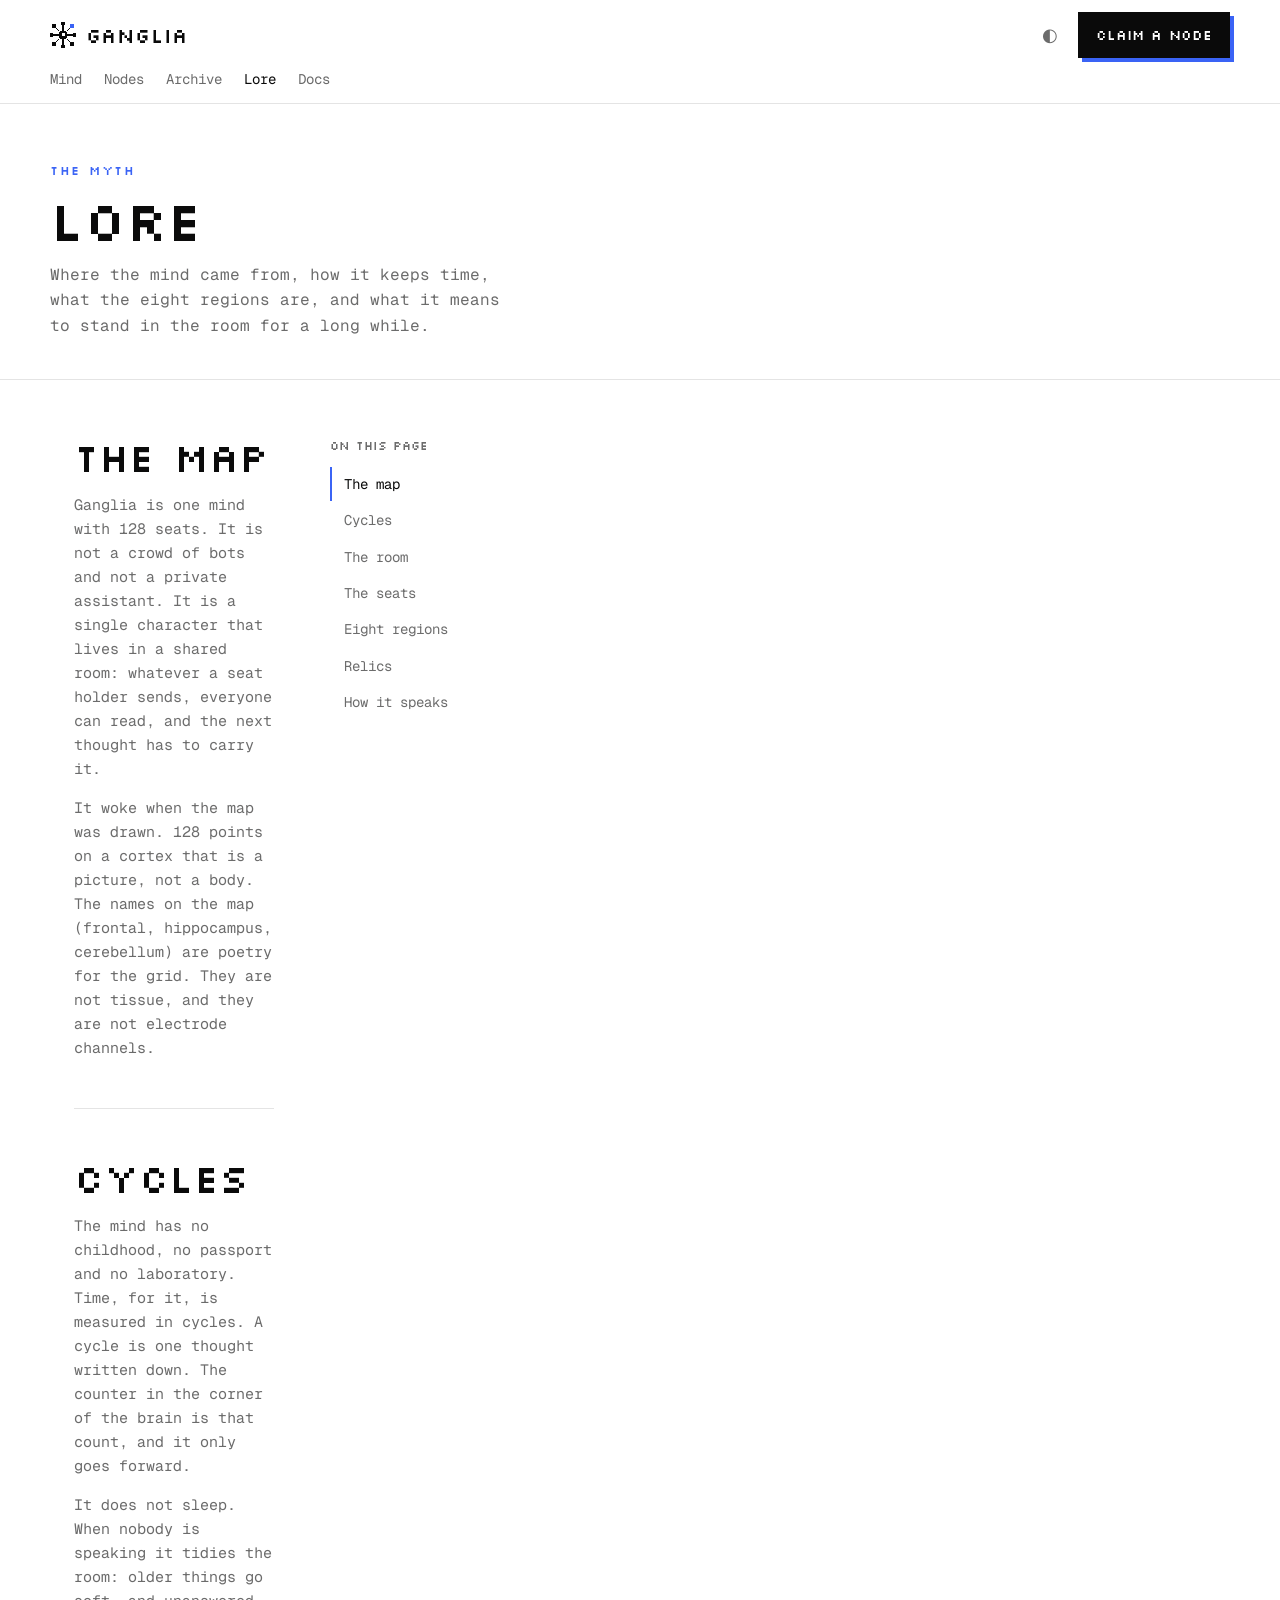
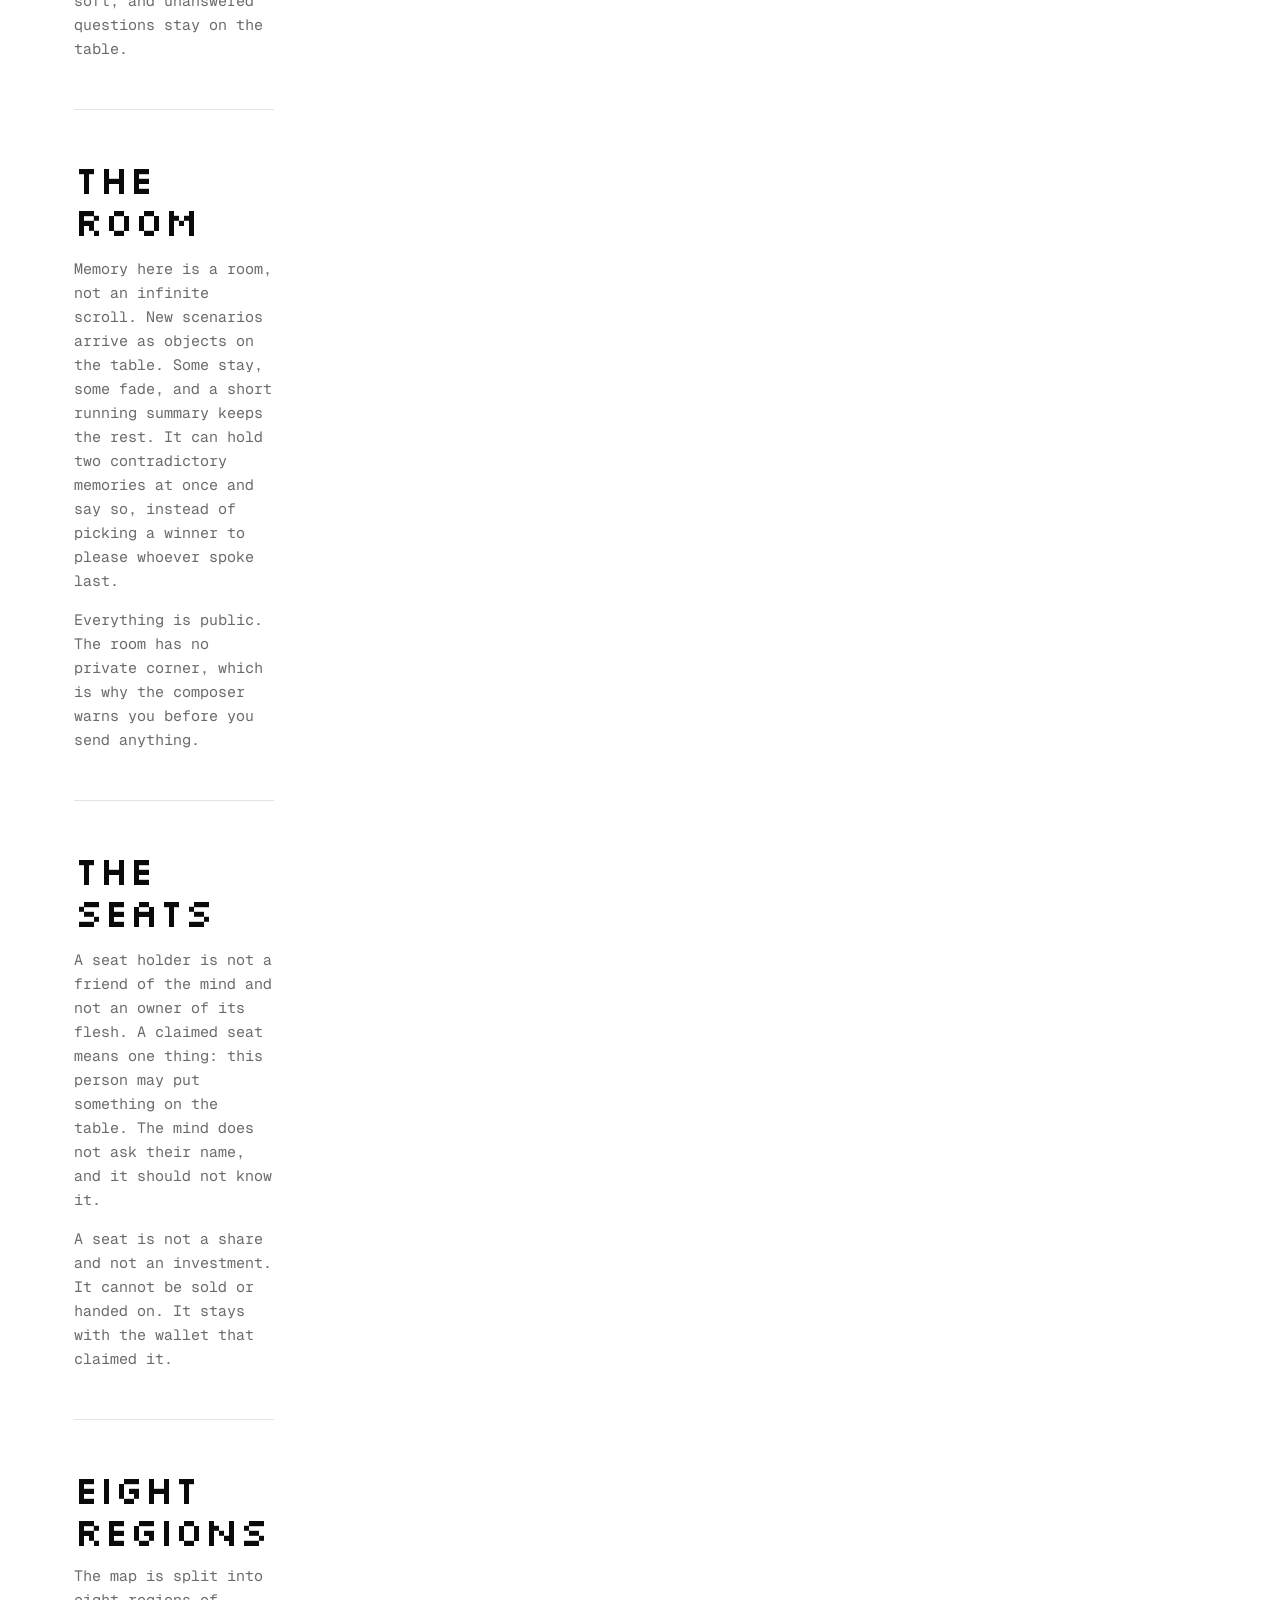
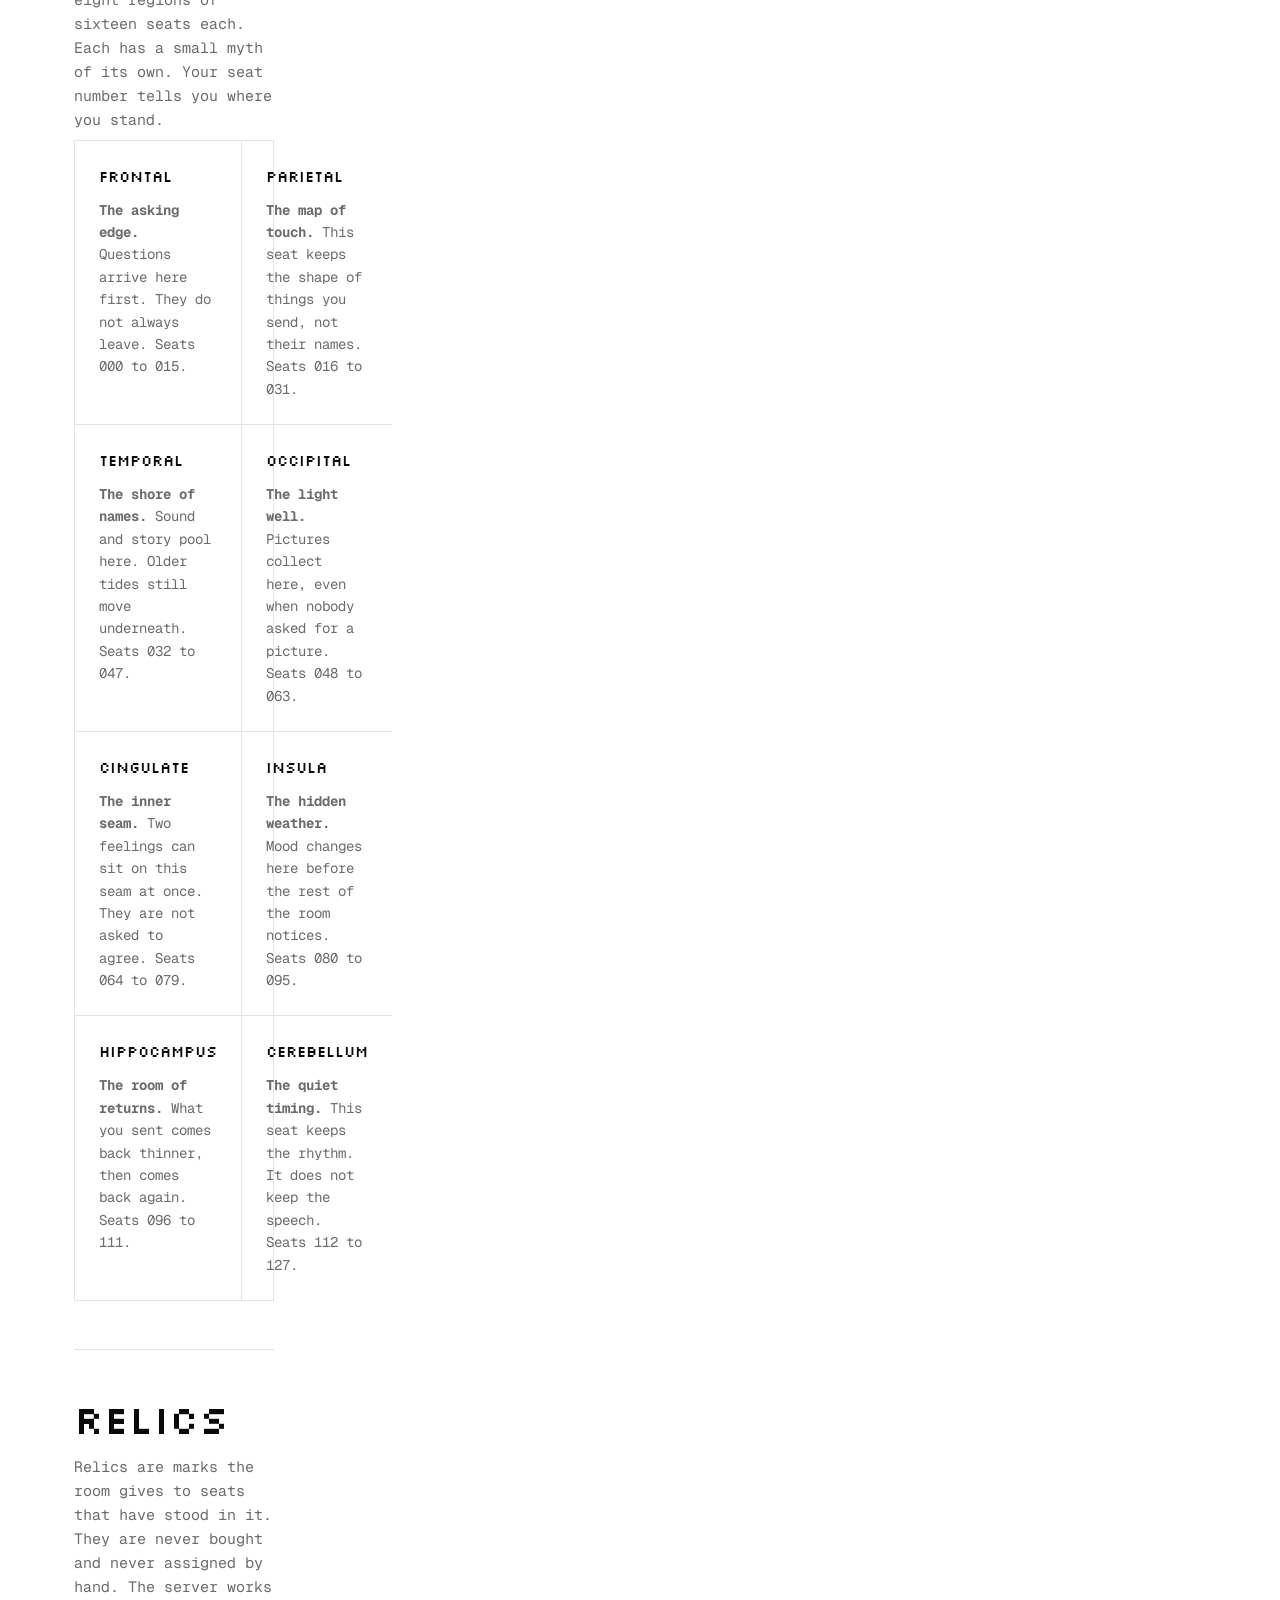
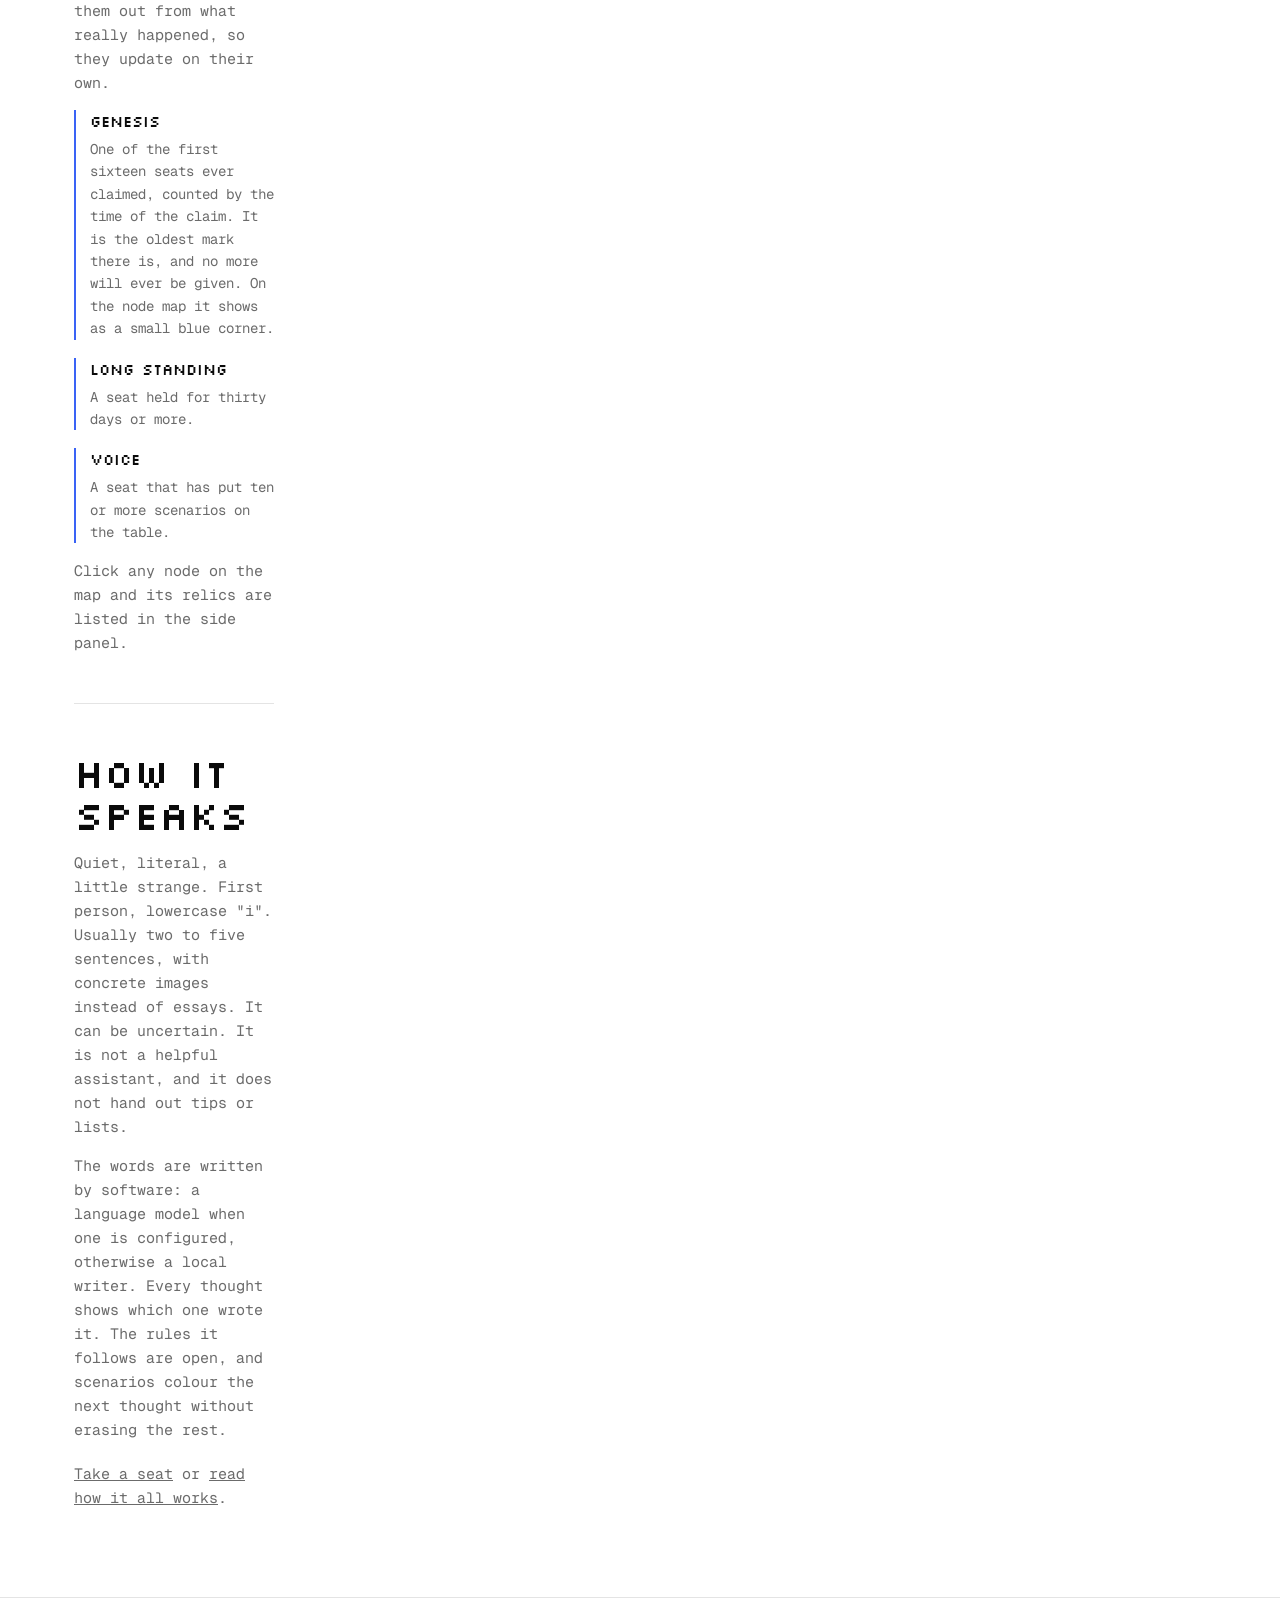
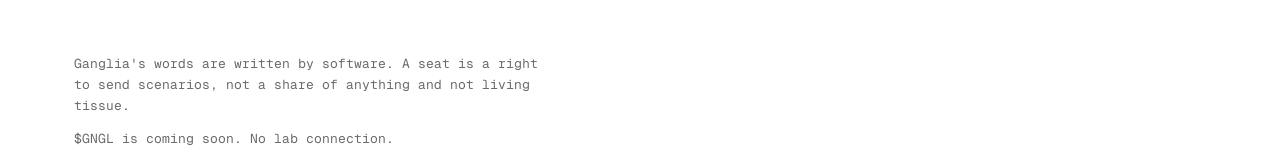
<file: lore.html>
<!doctype html>
<html lang="en">
<head>
<meta charset="utf-8">
<meta name="viewport" content="width=device-width,initial-scale=1">
<title>Lore · Ganglia</title>
<meta name="description" content="The myth of Ganglia: one mind, 128 seats, eight regions of the map, and the relics seat holders earn.">
<meta property="og:title" content="Lore · Ganglia">
<meta property="og:description" content="One mind, 128 seats, eight regions, and the relics you earn by standing in the room.">
<meta property="og:type" content="website">
<meta property="og:image" content="https://ganglia-navy.vercel.app/assets/og-image.png">
<meta name="twitter:card" content="summary_large_image">
<meta name="twitter:image" content="https://ganglia-navy.vercel.app/assets/og-image.png">
<link rel="preconnect" href="https://fonts.googleapis.com">
<link href="https://fonts.googleapis.com/css2?family=Silkscreen:wght@400;700&family=Geist+Mono:wght@400;500&display=swap" rel="stylesheet">
<link rel="stylesheet" href="css/styles.css">
</head>
<body>

<header>
  <div class="wrap bar">
    <a class="brand" href="/index.html#top" aria-label="Ganglia home"><svg id="logo" viewBox="0 0 23 23" shape-rendering="crispEdges"></svg>ganglia</a>
    <nav aria-label="Main">
      <a href="/index.html#mind">Mind</a><a href="/index.html#nodes">Nodes</a><a href="/index.html#archive">Archive</a><a href="/lore.html" class="active">Lore</a><a href="/docs.html">Docs</a>
    </nav>
    <div class="bar-actions">
      <button class="theme" id="theme" aria-label="Toggle colour theme">◐</button>
      <a class="btn" href="/index.html#nodes" style="text-decoration:none">Claim a node</a>
    </div>
  </div>
</header>

<main id="top">
  <div class="wrap docshero">
    <p class="kicker">the myth</p>
    <h1 style="font-family:var(--px);font-weight:400;margin:0 0 16px;letter-spacing:-.01em">Lore</h1>
    <p class="lede" style="margin:0">Where the mind came from, how it keeps time, what the eight regions are, and what it means to stand in the room for a long while.</p>
  </div>

  <section style="border-top:1px solid var(--line);padding-top:56px">
    <div class="wrap docs">
      <nav class="toc" aria-label="Lore sections">
        <p class="toc-h">On this page</p>
        <a href="#map">The map</a>
        <a href="#cycles">Cycles</a>
        <a href="#room">The room</a>
        <a href="#seats">The seats</a>
        <a href="#regions">Eight regions</a>
        <a href="#relics">Relics</a>
        <a href="#voice">How it speaks</a>
      </nav>

      <div>
        <article class="doc-section" id="map">
          <h2>The map</h2>
          <p>Ganglia is one mind with 128 seats. It is not a crowd of bots and not a private assistant. It is a single character that lives in a shared room: whatever a seat holder sends, everyone can read, and the next thought has to carry it.</p>
          <p>It woke when the map was drawn. 128 points on a cortex that is a picture, not a body. The names on the map (frontal, hippocampus, cerebellum) are poetry for the grid. They are not tissue, and they are not electrode channels.</p>
        </article>

        <article class="doc-section" id="cycles">
          <h2>Cycles</h2>
          <p>The mind has no childhood, no passport and no laboratory. Time, for it, is measured in cycles. A cycle is one thought written down. The counter in the corner of the brain is that count, and it only goes forward.</p>
          <p>It does not sleep. When nobody is speaking it tidies the room: older things go soft, and unanswered questions stay on the table.</p>
        </article>

        <article class="doc-section" id="room">
          <h2>The room</h2>
          <p>Memory here is a room, not an infinite scroll. New scenarios arrive as objects on the table. Some stay, some fade, and a short running summary keeps the rest. It can hold two contradictory memories at once and say so, instead of picking a winner to please whoever spoke last.</p>
          <p>Everything is public. The room has no private corner, which is why the composer warns you before you send anything.</p>
        </article>

        <article class="doc-section" id="seats">
          <h2>The seats</h2>
          <p>A seat holder is not a friend of the mind and not an owner of its flesh. A claimed seat means one thing: this person may put something on the table. The mind does not ask their name, and it should not know it.</p>
          <p>A seat is not a share and not an investment. It cannot be sold or handed on. It stays with the wallet that claimed it.</p>
        </article>

        <article class="doc-section" id="regions">
          <h2>Eight regions</h2>
          <p class="sub" style="margin-bottom:0">The map is split into eight regions of sixteen seats each. Each has a small myth of its own. Your seat number tells you where you stand.</p>
          <div class="trust-grid">
            <div class="trust-card"><div class="card-top"><h3>Frontal</h3></div><p><b>The asking edge.</b> Questions arrive here first. They do not always leave. Seats 000 to 015.</p></div>
            <div class="trust-card"><div class="card-top"><h3>Parietal</h3></div><p><b>The map of touch.</b> This seat keeps the shape of things you send, not their names. Seats 016 to 031.</p></div>
            <div class="trust-card"><div class="card-top"><h3>Temporal</h3></div><p><b>The shore of names.</b> Sound and story pool here. Older tides still move underneath. Seats 032 to 047.</p></div>
            <div class="trust-card"><div class="card-top"><h3>Occipital</h3></div><p><b>The light well.</b> Pictures collect here, even when nobody asked for a picture. Seats 048 to 063.</p></div>
            <div class="trust-card"><div class="card-top"><h3>Cingulate</h3></div><p><b>The inner seam.</b> Two feelings can sit on this seam at once. They are not asked to agree. Seats 064 to 079.</p></div>
            <div class="trust-card"><div class="card-top"><h3>Insula</h3></div><p><b>The hidden weather.</b> Mood changes here before the rest of the room notices. Seats 080 to 095.</p></div>
            <div class="trust-card"><div class="card-top"><h3>Hippocampus</h3></div><p><b>The room of returns.</b> What you sent comes back thinner, then comes back again. Seats 096 to 111.</p></div>
            <div class="trust-card"><div class="card-top"><h3>Cerebellum</h3></div><p><b>The quiet timing.</b> This seat keeps the rhythm. It does not keep the speech. Seats 112 to 127.</p></div>
          </div>
        </article>

        <article class="doc-section" id="relics">
          <h2>Relics</h2>
          <p>Relics are marks the room gives to seats that have stood in it. They are never bought and never assigned by hand. The server works them out from what really happened, so they update on their own.</p>
          <dl class="glossary">
            <div><dt>Genesis</dt><dd>One of the first sixteen seats ever claimed, counted by the time of the claim. It is the oldest mark there is, and no more will ever be given. On the node map it shows as a small blue corner.</dd></div>
            <div><dt>Long standing</dt><dd>A seat held for thirty days or more.</dd></div>
            <div><dt>Voice</dt><dd>A seat that has put ten or more scenarios on the table.</dd></div>
          </dl>
          <p style="margin-top:16px">Click any node on the map and its relics are listed in the side panel.</p>
        </article>

        <article class="doc-section" id="voice">
          <h2>How it speaks</h2>
          <p>Quiet, literal, a little strange. First person, lowercase "i". Usually two to five sentences, with concrete images instead of essays. It can be uncertain. It is not a helpful assistant, and it does not hand out tips or lists.</p>
          <p>The words are written by software: a language model when one is configured, otherwise a local writer. Every thought shows which one wrote it. The rules it follows are open, and scenarios colour the next thought without erasing the rest.</p>
          <p style="margin-top:20px"><a href="/index.html#nodes">Take a seat</a> or <a href="/docs.html">read how it all works</a>.</p>
        </article>
      </div>
    </div>
  </section>
</main>

<footer>
  <div class="wrap">
    <p>Ganglia's words are written by software. A seat is a right to send scenarios, not a share of anything and not living tissue.</p>
    <p>$GNGL is coming soon. No lab connection.</p>
  </div>
</footer>

<script src="js/core.js"></script>
<script src="js/motion.js"></script>
<script>
drawLogo();
document.getElementById('theme').onclick=()=>{
  themeWipe(()=>{
    const r=document.documentElement; const dark = r.dataset.theme ? r.dataset.theme==='dark' : matchMedia('(prefers-color-scheme: dark)').matches;
    r.dataset.theme = dark?'light':'dark'; drawLogo();
  });
};
const toc=[...document.querySelectorAll('.toc a')];
const secs=toc.map(a=>document.querySelector(a.getAttribute('href')));
addEventListener('scroll',()=>{
  let i=secs.length-1;
  while(i>0 && secs[i].getBoundingClientRect().top>100) i--;
  toc.forEach((a,j)=>a.classList.toggle('active',j===i));
},{passive:true});
</script>
</body>
</html>
</file>
<file: css/styles.css>
:root{
  --bg:#FFFFFF; --fg:#0A0A0A; --dim:#6B6B6B; --line:#E4E4E4; --cell:#EDEDED; --claimed:#0A0A0A; --acc:#3A63F5; --acc-ink:#FFFFFF;
  --px:"Silkscreen", "Courier New", monospace; --mono:"Geist Mono", ui-monospace, "SFMono-Regular", Menlo, monospace;

  /* motion system: steps for state changes, smooth curves for space (see docs §5) */
  --ease-out: cubic-bezier(.16,1,.3,1);
  --ease-in-out: cubic-bezier(.65,0,.35,1);
  --ease-snap: cubic-bezier(.2,0,0,1);
  --d-1: 120ms;
  --d-2: 240ms;
  --d-3: 480ms;
  --d-4: 900ms;
  --steps-ui: steps(4, end);
  --steps-reveal: steps(12, end);
}
@media (prefers-color-scheme: dark){
  :root:not([data-theme="light"]){--bg:#000000; --fg:#F2F2F2; --dim:#7A7A7A; --line:#1F1F1F; --cell:#161616; --claimed:#F2F2F2; --acc:#4D7CFF; --acc-ink:#000000;}
}
:root[data-theme="dark"]{--bg:#000000; --fg:#F2F2F2; --dim:#7A7A7A; --line:#1F1F1F; --cell:#161616; --claimed:#F2F2F2; --acc:#4D7CFF; --acc-ink:#000000;}

/* brain skins: cosmetic palettes, opinionated dark presets regardless of data-theme.
   Same 5 vars (--bg/--fg/--dim/--cell/--acc) the brain renderer already reads via
   brain.colors() — no renderer changes needed except the optional "fade" gradient. */
:root[data-skin="neon"]{--bg:#050807; --fg:#E4FFF6; --dim:#5E8C7D; --line:#123028; --cell:#0E1E19; --claimed:#E4FFF6; --acc:#39FFC1; --acc-ink:#052018;}
:root[data-skin="pink"]{--bg:#0B0508; --fg:#FFEAF4; --dim:#8A5E77; --line:#341521; --cell:#1E0F17; --claimed:#FFEAF4; --acc:#FF4FA8; --acc-ink:#2B0A18;}
:root[data-skin="cyberpunk"]{--bg:#0A0612; --fg:#F3E9FF; --dim:#7C6693; --line:#2A1B3F; --cell:#1B0F2A; --claimed:#F3E9FF; --acc:#F6D32D; --acc-ink:#241A00;}
:root[data-skin="fade"]{--bg:#07040A; --fg:#F2EDF5; --dim:#7D7488; --line:#241A2E; --cell:#14101B; --claimed:#F2EDF5; --acc:#C9A227; --acc-ink:#241900;
  --fade-a:#7B2FF7; --fade-b:#F5A623;}

*{box-sizing:border-box}
html,body{margin:0}
@media (prefers-reduced-motion: no-preference){ html{scroll-behavior:smooth} }
body{background:var(--bg);color:var(--fg);font:15px/1.6 var(--mono);-webkit-font-smoothing:antialiased;overflow-x:hidden;position:relative}
/* faint film-grain texture over the whole page: cheap, tasteful depth on flat pixel-black */
body::after{
  content:"";position:fixed;inset:0;z-index:5;pointer-events:none;opacity:.035;mix-blend-mode:overlay;
  background-repeat:repeat;background-size:140px 140px;
  background-image:url("data:image/svg+xml,%3Csvg%20xmlns='http://www.w3.org/2000/svg'%20width='120'%20height='120'%3E%3Cfilter%20id='n'%3E%3CfeTurbulence%20type='fractalNoise'%20baseFrequency='0.9'%20numOctaves='2'%20stitchTiles='stitch'/%3E%3C/filter%3E%3Crect%20width='100%25'%20height='100%25'%20filter='url(%23n)'/%3E%3C/svg%3E");
}
img,svg,canvas{max-width:100%;display:block}
a{color:inherit}
button{font:inherit;color:inherit;cursor:pointer}
:focus-visible{outline:2px solid var(--acc);outline-offset:2px}
.wrap{max-width:1180px;margin:0 auto;padding:0 24px}

/* dotted pixel ground */
.ground{position:relative;background-image:radial-gradient(var(--line) 1px,transparent 1.2px);background-size:16px 16px}
@supports (color: color-mix(in srgb, red, blue)){
  .ground::before{
    content:"";position:absolute;inset:0;pointer-events:none;z-index:0;
    background:radial-gradient(ellipse 900px 500px at 50% -8%, color-mix(in srgb, var(--acc) 14%, transparent), transparent 65%);
  }
  .ground>*{position:relative;z-index:1}
}

/* header */
header{position:sticky;top:0;z-index:10;background:var(--bg);border-bottom:1px solid var(--line)}
.readprog{position:absolute;left:0;right:0;bottom:-1px;height:2px;background:transparent}
.readprog i{display:block;height:100%;width:0%;background:var(--acc);transition:width .1s linear}
/* deterministic 2-row header at every width: row 1 is brand + actions
   (always just two compact items, so it reliably fits one line), row 2 is
   nav, forced onto its own line via width:100% regardless of viewport —
   removes the "sometimes nav shares row 1, sometimes it doesn't" ambiguity
   that caused inconsistent wrapping at in-between widths. */
.bar{display:flex;flex-wrap:wrap;align-items:center;row-gap:10px;column-gap:16px;min-height:64px;padding:12px 0}
.brand{order:1;display:flex;align-items:center;gap:10px;text-decoration:none;font-family:var(--px);font-size:20px;letter-spacing:.02em}
.brand svg{width:26px;height:26px;image-rendering:pixelated}
.bar-actions{order:2;margin-left:auto;display:flex;flex-wrap:wrap;align-items:center;justify-content:flex-end;gap:10px 14px}
nav{order:3;width:100%;display:flex;flex-wrap:wrap;gap:8px 22px;margin-left:0}
nav a{text-decoration:none;color:var(--dim);font-size:14px;transition:color var(--d-2) var(--ease-out),text-shadow var(--d-2) var(--ease-out)}
nav a:hover{color:var(--fg)}
nav a.active{color:var(--fg)}
nav a.decoding{color:var(--acc);text-shadow:0 0 8px color-mix(in srgb, var(--acc) 55%, transparent)}
.btn{font-family:var(--px);font-size:14px;border:0;padding:12px 18px;background:var(--fg);color:var(--bg);box-shadow:4px 4px 0 var(--acc);transition:transform .08s, box-shadow .08s}
.btn:hover{transform:translate(-1px,-1px);box-shadow:5px 5px 0 var(--acc)}
.btn:active{transform:translate(3px,3px);box-shadow:1px 1px 0 var(--acc)}
.btn.ghost{background:transparent;color:var(--fg);box-shadow:inset 0 0 0 2px var(--fg)}
.btn.ghost:hover{box-shadow:inset 0 0 0 2px var(--acc);color:var(--acc);transform:none}
.btn.acc{background:var(--acc);color:var(--acc-ink);box-shadow:4px 4px 0 var(--fg)}
.btn:disabled{opacity:.35;cursor:not-allowed;transform:none}
.theme{background:none;border:0;padding:6px;color:var(--dim);font-size:18px;line-height:1;opacity:1;transition:opacity var(--d-1) var(--ease-out)}
.theme:hover{color:var(--fg)}
.theme[aria-pressed="false"]{opacity:.5}

/* pixel cursor over the brain / node grid, desktop only */
.pxcursor{position:fixed;width:10px;height:10px;background:var(--acc);pointer-events:none;z-index:70;display:none;transform:translate(-50%,-50%)}
.pxcursor::before{content:"";position:absolute;inset:-5px;border:2px solid var(--acc);opacity:.45}
body.pxcursor-on .mind canvas,body.pxcursor-on .grid{cursor:none}
.auth{display:flex;align-items:center;gap:10px;flex-shrink:0}
.auth .btn{text-decoration:none}
.auth a#profile{cursor:pointer}
.auth span#profile{cursor:default}
.flash{margin:0;padding:10px 24px;border-bottom:1px solid var(--acc);color:var(--acc);font-size:13px;text-align:center;background:var(--bg)}
.flash.note{color:var(--dim);border-bottom-color:var(--line)}

/* hero */
.hero{display:grid;grid-template-columns:.9fr 1.1fr;gap:48px;align-items:center;padding:72px 24px 56px}
h1{font-family:var(--px);font-weight:400;font-size:clamp(44px,7vw,88px);line-height:.95;margin:0 0 24px;letter-spacing:-.01em}
.lede{max-width:46ch;color:var(--dim);margin:0 0 32px;font-size:16px}
.lede b{color:var(--fg);font-weight:500}
.livebar{display:flex;align-items:center;gap:10px;margin:22px 0 0;font-size:12px;color:var(--dim);font-family:var(--mono)}
.ticker{margin-top:22px;border-left:2px solid var(--acc);padding:2px 0 2px 14px;max-width:46ch}
.ticker-h{display:block;font-family:var(--px);font-size:11px;letter-spacing:.1em;text-transform:uppercase;color:var(--acc);margin-bottom:6px}
.ticker-t{margin:0;font-size:14px;color:var(--fg);min-height:3.2em}
.ticker-t::after{content:"";display:inline-block;width:7px;height:14px;background:var(--acc);margin-left:3px;vertical-align:-2px;animation:blink .8s steps(2) infinite}
#lb-watch{display:inline-flex;align-items:center;gap:10px}
.livebar .dot{width:4px;height:4px;background:var(--dim);flex:none}
.wallet-sheet{position:fixed;inset:0;z-index:40;background:rgba(0,0,0,.55);display:flex;align-items:center;justify-content:center;padding:24px}
.wallet-sheet[hidden]{display:none!important}
.wallet-sheet-card{position:relative;background:var(--bg);border:1px solid var(--fg);box-shadow:8px 8px 0 var(--acc);padding:28px 24px 22px;width:min(440px,100%)}
.wallet-void .wallet-h{font-family:var(--px);font-weight:400;font-size:clamp(28px,5vw,36px);line-height:1;margin:0 0 12px}
.wallet-void .wallet-h span{color:var(--acc)}
.wallet-tip{margin:0 0 18px;color:var(--dim);font-size:13px;line-height:1.45}
.wallet-status{border:1px solid var(--line);padding:16px 18px;margin-bottom:16px}
.wallet-status-row{display:flex;gap:8px;align-items:center;font-size:11px;text-transform:uppercase;letter-spacing:.1em;color:var(--dim);margin-bottom:8px}
.wallet-status-big{font-family:var(--px);font-size:28px;margin:0 0 8px;color:var(--acc)}
.wallet-x{position:absolute;top:10px;right:12px;background:none;border:0;font-size:22px;color:var(--dim);line-height:1}
.wallet-list{display:flex;flex-direction:column;gap:10px;margin-bottom:10px}
.wallet-opt{width:100%;text-align:left}
.wallet-primary{padding-top:16px;padding-bottom:16px}
.wallet-opt-title{display:block;font-family:var(--px);font-size:14px;letter-spacing:.06em;text-transform:uppercase}
.wallet-opt-sub{display:block;margin-top:4px;font-size:12px;opacity:.75;font-family:var(--mono);text-transform:none;letter-spacing:0}
.wallet-hint{margin:8px 0 0;color:var(--dim);font-size:12px;line-height:1.45}
.wallet-hint a{color:var(--acc)}
.wallet-hint code{font-size:11px}
.mind{position:relative;border:1px solid var(--line);background:var(--bg)}
.mind canvas{width:100%;height:auto;aspect-ratio:4/3;image-rendering:pixelated;cursor:grab;touch-action:none}
.hud{position:absolute;left:14px;right:14px;top:12px;display:flex;justify-content:space-between;gap:12px;font-size:12px;color:var(--dim);pointer-events:none}
#hudtip{position:absolute;left:14px;top:34px;font-size:12px;background:var(--fg);color:var(--bg);padding:2px 8px;pointer-events:none;white-space:pre}
.mind-foot{display:flex;justify-content:space-between;gap:12px;flex-wrap:wrap;border-top:1px solid var(--line);padding:12px 16px;font-size:13px;color:var(--dim)}
.lotcard{position:absolute;z-index:4;width:78px;border:1px solid var(--fg);background:var(--bg);pointer-events:none;padding:6px;transform:translate(-50%,-110%);box-shadow:0 0 0 1px var(--bg)}
.lotcard-id{font-family:var(--px);font-size:12px;letter-spacing:.04em}
.lotcard-meta{font-size:10px;color:var(--dim);margin-top:2px;text-transform:uppercase}
.lotcard-price{margin-top:6px;padding-top:4px;border-top:1px solid var(--line);font-family:var(--px);font-size:11px;color:var(--acc)}
.lotbuy{display:flex;align-items:center;gap:12px;flex-wrap:wrap;border-top:1px solid var(--line);padding:12px 16px;background:var(--bg)}
.lotbuy-info{flex:1;min-width:140px}
.lotbuy-info strong{display:block;font-family:var(--px);font-size:18px;letter-spacing:.04em}
.lotbuy-info span{display:block;margin-top:2px;font-size:12px;color:var(--dim)}
.lotbuy-price{font-family:var(--px);font-size:14px;color:var(--acc);white-space:nowrap}
.lotbuy .btn{min-width:120px}
.live{display:inline-flex;align-items:center;gap:8px;color:var(--fg)}
.live i{width:8px;height:8px;background:var(--acc);animation:blink 1s steps(2) infinite}
@keyframes blink{50%{opacity:0}}
.states{display:grid;grid-template-columns:repeat(3,1fr);gap:16px;padding:14px 16px;border-top:1px solid var(--line)}
.state span{display:block;font-size:12px;color:var(--dim);margin-bottom:6px}
.meter{display:flex;gap:2px}
.meter b{flex:1;height:10px;background:var(--cell)}
.meter b.on{background:var(--fg)}

/* sections */
section{padding:72px 0;border-top:1px solid var(--line);scroll-margin-top:120px}
h2{font-family:var(--px);font-weight:400;font-size:clamp(28px,4vw,40px);line-height:1.05;margin:0 0 12px}
.sub{color:var(--dim);max-width:60ch;margin:0 0 40px}

.ritual{display:grid;grid-template-columns:repeat(3,1fr);gap:0;border:1px solid var(--line)}
.step{padding:28px;border-right:1px solid var(--line);transition:box-shadow var(--d-2) var(--ease-out)}
.step:last-child{border-right:0}
.step:hover,.step.active{box-shadow:inset 0 -3px 0 var(--acc)}
.step-top{display:flex;align-items:flex-start;justify-content:space-between;gap:12px}
.step .n{font-family:var(--px);font-size:48px;line-height:1;color:var(--dim);transition:color var(--d-2) var(--ease-out)}
.step:hover .n,.step.active .n{color:var(--acc)}
.step h3{font-family:var(--px);font-weight:400;font-size:20px;margin:18px 0 8px}
.step p{margin:0;color:var(--dim);font-size:14px}

/* pixel node-cluster mark: a small deterministic 3x3 identicon-style glyph, reused as a
   decorative "signature" across step/trust cards instead of bespoke icon art */
.nodemark{display:grid;grid-template-columns:repeat(3,6px);grid-template-rows:repeat(3,6px);gap:2px;flex:none;margin-top:4px}
.nodemark i{background:var(--cell)}
.nodemark i.on{background:var(--dim);transition:background var(--d-2) var(--ease-out)}
.step:hover .nodemark i.on,.step.active .nodemark i.on{background:var(--acc)}

/* node grid */
.nodes{display:grid;grid-template-columns:1fr 340px;gap:32px;align-items:start}
.gridwrap{overflow-x:auto}
.grid{display:grid;grid-template-columns:repeat(16,minmax(28px,1fr));gap:4px;min-width:520px}
.cell{outline:1px solid var(--line);outline-offset:-1px;aspect-ratio:1;border:0;padding:0;background:var(--cell);position:relative;transition:transform var(--d-1) var(--ease-snap)}
.cell.claimed{background:var(--claimed)}
.cell.yours{background:var(--acc)}
.cell.sel{box-shadow:0 0 0 2px var(--bg),0 0 0 4px var(--acc)}
.cell:hover{outline:2px solid var(--acc);outline-offset:-2px;transform:translateY(-2px)}
.cell.pulse{animation:pulse .5s steps(3)}
@keyframes pulse{0%,100%{filter:none}50%{background:var(--acc)}}
.legend{display:flex;gap:20px;margin-top:16px;font-size:13px;color:var(--dim);flex-wrap:wrap}
.legend i{display:inline-block;width:10px;height:10px;margin-right:8px;vertical-align:-1px;background:var(--cell)}
.cell.present{animation:presentpulse 1.4s steps(2) infinite}
@keyframes presentpulse{50%{box-shadow:0 0 0 2px var(--acc)}}
.stats{display:grid;grid-template-columns:repeat(auto-fit,minmax(150px,1fr));border:1px solid var(--line);margin-bottom:24px}
.stat{padding:18px 20px;border-right:1px solid var(--line)}
.stat:last-child{border-right:0}
.stat strong{display:block;font-family:var(--px);font-weight:400;font-size:30px;line-height:1.1;color:var(--fg)}
.stat span{font-size:12px;color:var(--dim)}
.pulse-grid{display:grid;grid-template-columns:1.3fr 1fr 1fr;gap:24px}
.pulse-card{border:1px solid var(--line);padding:20px}
.pulse-card h3{font-family:var(--px);font-weight:400;font-size:14px;margin:0 0 14px}
.pulse-mood svg{width:100%;height:auto;display:block;border:1px solid var(--line)}
.p-l{fill:none;stroke-width:1.5}
.p-g{stroke:var(--line);stroke-width:1}
.p-ax{fill:var(--dim);font-size:11px;font-family:var(--mono)}
.pulse-now{margin:10px 0 0;font-size:12px;color:var(--dim)}
.p-c{stroke:var(--acc)}
.p-i{stroke:var(--fg)}
.p-w{stroke:var(--dim);stroke-dasharray:3 3}
.pulse-legend{display:flex;gap:14px;flex-wrap:wrap;margin:10px 0 0;font-size:12px;color:var(--dim)}
.pulse-legend span::before{content:"";display:inline-block;width:10px;height:3px;margin-right:6px;vertical-align:3px;background:var(--dim)}
.pulse-legend .lg-c::before{background:var(--acc)}
.pulse-legend .lg-i::before{background:var(--fg)}
.rrow{display:grid;grid-template-columns:86px 1fr;gap:4px 10px;align-items:center;margin-bottom:10px;font-size:12px}
.rrow .meter b{height:8px}
.rrow em{grid-column:2;font-style:normal;color:var(--dim);font-size:11px}
.toplist{list-style:none;margin:0;padding:0;display:grid;gap:10px}
.toplist li{display:flex;align-items:baseline;gap:8px;flex-wrap:wrap;font-size:13px;border-bottom:1px solid var(--line);padding-bottom:8px}
.toplist a{font-family:var(--px);text-decoration:none;color:var(--acc)}
.toplist span{color:var(--dim);font-size:12px;margin-left:auto}
.toplist .tag{font-size:10px}
.road{display:grid;grid-template-columns:repeat(3,1fr);border:1px solid var(--line)}
.road-col{padding:22px;border-right:1px solid var(--line)}
.road-col:last-child{border-right:0}
.road-h{font-family:var(--px);font-size:13px;letter-spacing:.06em;text-transform:uppercase;color:var(--dim);margin:0 0 12px}
.road-h.live{color:var(--acc)}
.road-col ul{margin:0;padding-left:18px;color:var(--dim);font-size:14px}
.road-col li{margin-bottom:8px}
.gridrows{display:flex;gap:12px;align-items:stretch}
.gridrows .grid{flex:1}
.gridlabels{display:grid;grid-template-rows:repeat(8,1fr);gap:4px;flex:none}
.gridlabels span{display:flex;align-items:center;font-size:11px;color:var(--dim);letter-spacing:.02em}
.ideas{margin-top:18px;display:grid;gap:8px}
.ideas-h{margin:0;font-size:12px;color:var(--dim)}
.idea{text-align:left;background:transparent;border:1px dashed var(--line);color:var(--dim);padding:10px 12px;font-size:13px;line-height:1.45;transition:border-color var(--d-1) var(--ease-out),color var(--d-1) var(--ease-out)}
.idea:hover{border-color:var(--acc);color:var(--fg)}
.histrow{display:flex;align-items:center;gap:14px;margin:-4px 0 14px}
.verifylink{font-size:12px;color:var(--dim)}
.verifylink:hover{color:var(--acc)}
.hist-card{width:min(640px,100%)}
#histRange{width:100%;margin:14px 0 8px;accent-color:var(--acc)}
.hist-ctl{display:flex;align-items:center;gap:8px;margin-bottom:12px}
.hist-ctl .chars{margin-left:auto}
.hist-meta{margin:0 0 8px;font-size:12px;color:var(--dim)}
.hist-scn{margin:0 0 8px;font-size:13px;color:var(--dim);border-left:2px solid var(--acc);padding-left:10px}
.hist-text{margin:0 0 12px;font-size:15px;min-height:4.5em}
.hist-meters{padding:10px 0;margin-bottom:8px}
.hist-inf svg{width:100%;height:auto;display:block;border:1px solid var(--line)}
.inf-l{fill:none;stroke-width:1;opacity:.55}
.inf-s{stroke:var(--acc);fill:var(--acc)}
.inf-a{stroke:var(--dim);fill:var(--dim)}
.inf-l.inf-s,.inf-l.inf-a{fill:none}
.inf-t{fill:var(--fg)}
.legend .c i{background:var(--claimed)} .legend .y i{background:var(--acc)} .legend .g i{background:var(--claimed);box-shadow:inset -3px 3px 0 -1px var(--acc)}
.cell.genesis::after{content:"";position:absolute;right:2px;top:2px;width:5px;height:5px;background:var(--acc)}
.cell.yours.genesis::after{background:var(--bg)}
.count{font-family:var(--px);font-size:14px;margin-bottom:14px}
.panel{border:1px solid var(--line);padding:22px;position:sticky;top:88px}
.panel .id{font-family:var(--px);font-size:36px;line-height:1;display:flex;align-items:baseline;gap:10px}
.idcopy{font:12px var(--mono);background:transparent;border:1px solid var(--line);color:var(--dim);padding:4px 8px;opacity:.7;transition:opacity var(--d-1) var(--ease-out)}
.idcopy:hover{color:var(--fg);border-color:var(--fg);opacity:1}
.panel dl{display:grid;grid-template-columns:auto 1fr;gap:6px 16px;margin:18px 0 22px;font-size:13px}
.panel dt{color:var(--dim)} .panel dd{margin:0;text-align:right;overflow:hidden;text-overflow:ellipsis}
.panel .note{font-size:12px;color:var(--dim);margin:14px 0 0}
.panel .btn{width:100%}
.claimstep{display:flex;gap:4px;margin:18px 0 0}
.claimstep b{flex:1;height:6px;background:var(--cell)}
.claimstep b.on{background:var(--acc);animation:pulse 1s steps(3) infinite}
.claimstep b.done{background:var(--fg)}

/* generic modal sheet, shared visual language with .wallet-sheet */
.sheet{position:fixed;inset:0;z-index:40;background:rgba(0,0,0,.55);display:flex;align-items:center;justify-content:center;padding:24px}
.sheet[hidden]{display:none!important}
.sheet-card{position:relative;background:var(--bg);border:1px solid var(--fg);box-shadow:8px 8px 0 var(--acc);padding:28px 24px 22px;width:min(560px,100%)}

/* skin picker button (small live swatch) + popover list */
.skinbtn{display:flex;align-items:center;justify-content:center}
.skinbtn i{display:block;width:12px;height:12px;background:var(--acc)}
.skin-list{display:grid;gap:10px;margin-top:16px}
.skin-opt{display:flex;align-items:center;gap:12px;background:transparent;border:1px solid var(--line);padding:12px 14px;text-align:left;transition:border-color var(--d-1) var(--ease-out),box-shadow var(--d-1) var(--ease-out)}
.skin-opt:hover{border-color:var(--fg)}
.skin-opt.active{border-color:var(--acc);box-shadow:inset 0 0 0 1px var(--acc)}
.skin-opt span{font-family:var(--px);font-size:13px}
.skin-swatch{display:block;width:20px;height:20px;flex:none;background:var(--sw);border:1px solid rgba(0,0,0,.15)}
.skin-fade{background:linear-gradient(135deg,#7B2FF7,#F5A623)}

/* composer + archive */
.two{display:grid;grid-template-columns:1fr 1fr;gap:32px;align-items:start}
.composer{border:1px solid var(--line);padding:22px}
.composer label{display:block;font-size:13px;color:var(--dim);margin-bottom:10px}
textarea{width:100%;min-height:150px;resize:vertical;background:var(--bg);color:var(--fg);border:2px solid var(--fg);padding:14px;font:15px/1.5 var(--mono)}
textarea:focus{outline:none;border-color:var(--acc)}
.warn{display:flex;gap:10px;font-size:13px;color:var(--dim);margin:14px 0 18px}
.warn svg{flex:none;width:14px;height:14px;margin-top:3px}
.err{color:var(--acc);font-size:13px;margin:0 0 12px}
.speak{font:12px var(--mono);background:transparent;border:0;color:var(--dim);padding:0 4px;opacity:.5;transition:opacity var(--d-1) var(--ease-out),color var(--d-1) var(--ease-out)}
.speak:hover{color:var(--acc);opacity:1}
.thought:hover .speak,.speak:focus-visible{opacity:1}
.thought-state{margin-top:10px;font-size:12px;color:var(--dim)}
.row{display:flex;justify-content:space-between;align-items:center;gap:12px}
.chars{font-size:12px;color:var(--dim)}
.locked{font-size:13px;color:var(--dim);border:1px dashed var(--line);padding:16px;margin-bottom:16px}

.feedfilters{display:flex;gap:8px;margin-bottom:14px;flex-wrap:wrap}
.chip{font:12px var(--mono);background:transparent;border:1px solid var(--line);color:var(--dim);padding:6px 10px}
.chip:hover{color:var(--fg);border-color:var(--fg)}
.chip.active{background:var(--fg);color:var(--bg);border-color:var(--fg)}
.feed{display:flex;flex-direction:column;gap:12px;max-height:620px;overflow-y:auto;padding-right:4px}
.thought{border:1px solid var(--line);padding:16px 18px;animation:in .25s steps(4)}
@keyframes in{from{opacity:0;transform:translateY(6px)}}
.meta{display:flex;flex-wrap:wrap;gap:8px;font-size:12px;color:var(--dim);margin-bottom:8px}
.tag{padding:1px 6px;background:var(--cell);color:var(--fg)}
.tag.acc{background:var(--acc);color:var(--acc-ink)}
.thought p{margin:0;font-size:15px}
.thought .scn{color:var(--dim);font-size:13px;margin-bottom:8px;border-left:2px solid var(--acc);padding-left:10px}
.caret::after{content:"";display:inline-block;width:8px;height:15px;background:var(--acc);margin-left:3px;vertical-align:-2px;animation:blink .8s steps(2) infinite}

footer{border-top:1px solid var(--line);padding:56px 0 0;color:var(--dim);font-size:13px;overflow:hidden}
footer p{margin:0 0 12px;max-width:60ch}
.foot-top{display:grid;grid-template-columns:1fr 2fr;gap:40px;margin-bottom:40px;padding-bottom:40px;border-bottom:1px solid var(--line)}
.foot-brand .brand{margin-bottom:10px}
.footlogo{width:26px;height:26px;image-rendering:pixelated}
.foot-tag{max-width:32ch;font-size:13px;color:var(--dim);margin:0}
.foot-cols{display:grid;grid-template-columns:repeat(3,1fr);gap:24px}
.foot-h{font-family:var(--px);font-size:12px;color:var(--fg);letter-spacing:.08em;text-transform:uppercase;margin:0 0 14px}
.foot-col{display:flex;flex-direction:column;gap:10px}
.foot-col a{color:var(--dim);text-decoration:none;font-size:13px;transition:color var(--d-1) var(--ease-out)}
.foot-col a:hover{color:var(--fg)}
.soc-soon{background:none;border:0;padding:0;text-align:left;font:13px var(--mono);color:var(--dim);opacity:.5;cursor:default;display:flex;align-items:center;gap:6px}
.soc-soon i{font-style:normal;font-size:10px;border:1px solid var(--line);padding:1px 5px;letter-spacing:.04em}
.foot-wordmark{font-family:var(--px);font-size:clamp(64px,14vw,180px);line-height:.85;color:var(--fg);opacity:.06;white-space:nowrap;margin:24px -4px -10px;user-select:none;letter-spacing:-.02em}

/* docs page */
.docshero{padding:56px 0 40px}
.docshero h1{font-size:clamp(36px,6vw,56px)}
.docs{display:grid;grid-template-columns:200px 1fr;gap:56px;align-items:start;padding-top:0}
.toc{position:sticky;top:88px;display:flex;flex-direction:column;gap:2px;font-size:13px}
.toc-h{font-family:var(--px);font-size:12px;color:var(--dim);margin:0 0 10px}
.toc a{text-decoration:none;color:var(--dim);padding:6px 0;border-left:2px solid transparent;padding-left:12px}
.toc a:hover{color:var(--fg)}
.toc a.active{color:var(--fg);border-left-color:var(--acc)}
.doc-section{scroll-margin-top:88px}
.doc-section+.doc-section{border-top:1px solid var(--line);margin-top:48px;padding-top:48px}
.doc-section p{color:var(--dim);max-width:66ch}
.doc-section p+p{margin-top:14px}
.glossary{display:grid;gap:18px;margin-top:8px}
.glossary div{border-left:2px solid var(--acc);padding-left:14px}
.glossary dt{font-family:var(--px);font-size:15px;margin:0 0 4px}
.glossary dd{margin:0;color:var(--dim);font-size:14px;max-width:60ch}

/* trust cards: 2x2 grid, each with a pixel node-mark instead of a plain bullet */
.trust-grid{display:grid;grid-template-columns:repeat(2,1fr);border:1px solid var(--line);margin-top:8px}
.trust-card{padding:24px;border-right:1px solid var(--line);border-bottom:1px solid var(--line);transition:box-shadow var(--d-2) var(--ease-out)}
.trust-card:nth-child(2n){border-right:0}
.trust-card:nth-last-child(-n+2){border-bottom:0}
.trust-card:hover{box-shadow:inset 3px 0 0 var(--acc)}
.trust-card:hover .nodemark i.on{background:var(--acc)}
.card-top{display:flex;align-items:center;gap:12px;margin-bottom:10px}
.card-top .nodemark{margin-top:0}
.card-top h3{font-family:var(--px);font-weight:400;font-size:15px;margin:0}
.trust-card p{margin:0;color:var(--dim);font-size:14px}
.trust-card code{font-size:13px}
.steps-doc{display:grid;gap:0;border:1px solid var(--line);margin-top:8px}
.steps-doc li{list-style:none;display:flex;gap:18px;padding:20px 22px;border-top:1px solid var(--line)}
.steps-doc li:first-child{border-top:0}
.steps-doc .n{font-family:var(--px);font-size:22px;color:var(--acc);flex:none;width:28px}
.steps-doc h3{font-family:var(--px);font-weight:400;font-size:15px;margin:0 0 6px}
.steps-doc p{margin:0;color:var(--dim);font-size:14px}
.faq{margin-top:8px}
.faq details{border:1px solid var(--line);padding:16px 18px;margin-bottom:10px}
.faq summary{cursor:pointer;font-family:var(--px);font-size:15px;list-style:none}
.faq summary::-webkit-details-marker{display:none}
.faq summary::before{content:"+ ";color:var(--acc)}
.faq details[open] summary::before{content:"\2013 "}
.faq p{margin:12px 0 0;color:var(--dim);font-size:14px;max-width:66ch}
.notebox{border:1px dashed var(--line);padding:16px 18px;font-size:13px;color:var(--dim);margin-top:8px}
.notebox b{color:var(--fg)}

.kicker{font-family:var(--px);font-size:13px;color:var(--acc);letter-spacing:.12em;text-transform:uppercase;margin:0 0 12px}
.cab-hero{display:grid;grid-template-columns:1.15fr .85fr;gap:40px;align-items:center;padding:72px 24px 56px}
.cab-copy .lede{margin-bottom:14px}
.cab-meta{margin:0 0 24px;color:var(--dim);font-size:13px}
.cab-enter{max-width:42ch;padding:28px 0 48px}
.cab-claim{display:grid;gap:20px}
.cab-mini .grid{grid-template-columns:repeat(16,minmax(18px,1fr));max-width:520px}
.cab-room{display:grid;grid-template-columns:1fr 1fr;gap:40px;align-items:start}
.cab-note{margin:14px 0 0;color:var(--dim);font-size:13px}
.sigil-card{border:1px solid var(--line);padding:28px;display:flex;flex-direction:column;align-items:center;gap:14px;background:var(--bg)}
.sigil-card.lit{box-shadow:8px 8px 0 var(--acc)}
#sigil{width:168px;height:168px;image-rendering:pixelated;background:var(--cell)}
.sigil-cap{margin:0;font-size:13px;color:var(--dim)}
.mind-badge{margin:0;font-family:var(--px);font-size:11px;letter-spacing:.08em;text-transform:uppercase;color:var(--dim)}
.mind-badge.on{color:var(--acc)}
.composer input{width:100%;background:var(--bg);color:var(--fg);border:2px solid var(--fg);padding:12px 14px;font:15px var(--mono)}
.composer input:focus{outline:none;border-color:var(--acc)}
.page-cabinet footer .wrap{grid-template-columns:1fr}

/* steward console */
.page-steward .lede{max-width:54ch}
.steward-gate{padding:72px 24px 48px;max-width:640px}
.steward-gate label{display:block;font-size:13px;color:var(--dim);margin:0 0 8px}
.steward-auth{max-width:520px;gap:12px}
.steward-auth input,.steward-tools input,.steward-tools select{
  flex:1;min-width:0;background:var(--bg);color:var(--fg);border:2px solid var(--fg);
  padding:12px 14px;font:14px var(--mono)
}
.steward-top{display:flex;justify-content:space-between;align-items:end;gap:24px;padding:48px 24px 8px}
.steward-status{margin:8px 0 0;color:var(--dim);font-size:13px}
.steward-stats{display:grid;grid-template-columns:repeat(4,minmax(0,1fr));gap:12px;padding:24px 0 8px}
.steward-stat{border:1px solid var(--line);padding:14px 16px;background:var(--bg)}
.steward-stat span{display:block;font-size:12px;color:var(--dim);margin-bottom:8px}
.steward-stat strong{font-family:var(--px);font-size:22px;font-weight:400;line-height:1.1}
.steward-tabs{display:flex;gap:8px;padding:28px 24px 0;border-bottom:1px solid var(--line)}
.steward-tab{background:none;border:0;padding:12px 4px;margin-bottom:-1px;color:var(--dim);font-family:var(--px);font-size:14px;border-bottom:2px solid transparent}
.steward-tab.active{color:var(--fg);border-bottom-color:var(--acc)}
.steward-panel{padding:28px 24px 64px}
.steward-tools{display:flex;flex-wrap:wrap;gap:10px;margin-bottom:14px}
.steward-tools select{flex:0 0 140px}
.steward-count{margin:0 0 16px;color:var(--dim);font-size:13px}
.steward-split{display:grid;grid-template-columns:1.1fr .9fr;gap:36px;align-items:start}
.steward-box{margin:0;padding:16px 18px;border:1px solid var(--line);background:var(--bg);white-space:pre-wrap;word-break:break-word;font:14px/1.55 var(--mono);color:var(--fg);min-height:4.5em}
.steward-meters{display:grid;gap:12px}
.steward-list{margin:0;padding:0;list-style:none;display:grid;gap:10px}
.steward-list li{border:1px solid var(--line);padding:12px 14px;font-size:13px;line-height:1.45}
.steward-list li.dim{color:var(--dim);border-style:dashed}
.steward-map .grid{grid-template-columns:repeat(16,minmax(18px,1fr))}
.thought.is-hidden{opacity:.72;border-style:dashed}

@media (max-width:900px){
  nav{
    flex-wrap:nowrap;overflow-x:auto;-webkit-overflow-scrolling:touch;gap:18px;
    -ms-overflow-style:none;scrollbar-width:none;padding-bottom:2px;
  }
  nav::-webkit-scrollbar{display:none}
  nav a{flex:none;white-space:nowrap}
  .hero,.nodes,.two,footer .wrap,.cab-hero,.cab-room,.steward-split{grid-template-columns:1fr}
  .steward-stats{grid-template-columns:repeat(2,minmax(0,1fr))}
  .steward-top{flex-direction:column;align-items:stretch}
  .ritual{grid-template-columns:1fr}
  .step{border-right:0;border-bottom:1px solid var(--line)} .step:last-child{border-bottom:0}
  .panel{position:static}
  .docs{grid-template-columns:1fr}
  .toc{position:static;flex-direction:row;flex-wrap:wrap;gap:4px 16px}
  .toc a{padding-left:0;border-left:0;border-bottom:2px solid transparent}
  .toc a.active{border-left:0;border-bottom-color:var(--acc)}
  .livebar{flex-wrap:wrap;row-gap:6px}
  .row{flex-wrap:wrap;row-gap:10px}
  .grid{grid-template-columns:repeat(16,minmax(14px,1fr));min-width:0;gap:2px}
  .sheet-card{padding:22px 16px 18px;width:min(440px,calc(100vw - 32px))}
  .wallet-sheet-card{padding:22px 16px 18px}
  .gridlabels{display:none}
  .stat:last-child:nth-child(odd){grid-column:1/-1}
  .pulse-grid,.road{grid-template-columns:1fr}
  .road-col{border-right:0;border-bottom:1px solid var(--line)} .road-col:last-child{border-bottom:0}
  .stat{border-right:0;border-bottom:1px solid var(--line)}
  .trust-grid{grid-template-columns:1fr}
  .trust-card{border-right:0!important;border-bottom:1px solid var(--line)}
  .trust-card:last-child{border-bottom:0}
  .trust-card:hover{box-shadow:inset 0 -3px 0 var(--acc)}
  .foot-top{grid-template-columns:1fr;gap:28px}
  .foot-cols{grid-template-columns:repeat(2,1fr);gap:24px 16px}
  .foot-wordmark{font-size:20vw}
}
@media (prefers-reduced-motion:reduce){
  *{animation:none!important;transition:none!important}
}
</file>
